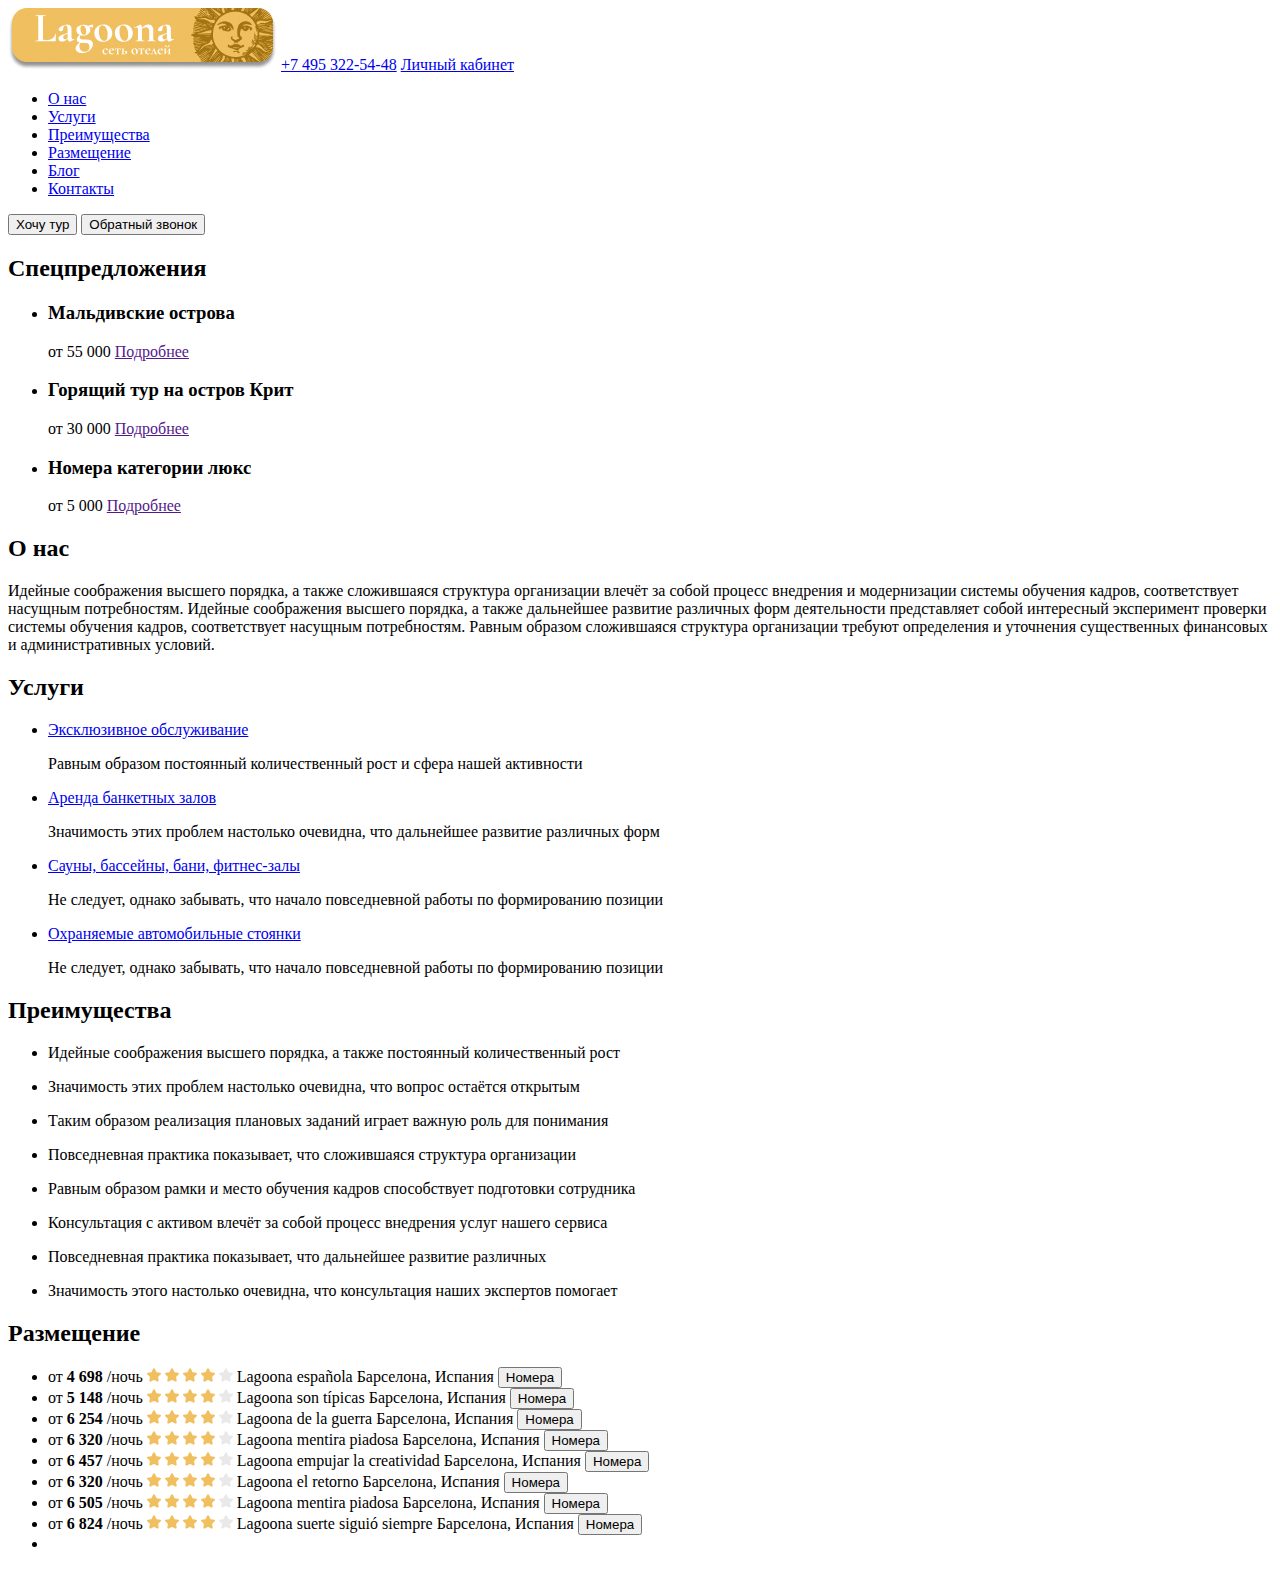
<file: lagoona-hotel/index.html>
<!DOCTYPE html>
<html lang="ru">

<head>
  <meta charset="UTF-8">
  <meta name="viewport" content="width=device-width, initial-scale=1.0">
  <title>Сеть отелей Lagoona</title>
</head>

<body>
  <header class="header">
    <div class="container">
      <img src="img/logo.jpg" alt="" class="logo">
      <a href="tel:+74953225448" class="tel">+7&nbsp;495 322-54-48</a>
      <a href="#" class="link personal-account-link">Личный кабинет</a>
      <nav class="header-nav">
        <ul class="nav-list">
          <li class="nav-item"><a href="about-us" class="header-link">О нас</a></li>
          <li class="nav-item"><a href="services" class="header-link">Услуги</a></li>
          <li class="nav-item"><a href="advantages" class="header-link">Преимущества</a></li>
          <li class="nav-item"><a href="placment" class="header-link">Размещение</a></li>
          <li class="nav-item"><a href="#" class="header-link">Блог</a></li>
          <li class="nav-item"><a href="#" class="header-link">Контакты</a></li>
        </ul>
        <button class="button">Хочу тур</button>
        <button class="button">Обратный звонок</button>
      </nav>
    </div>
  </header>
  <main class="main">
    <div class="container">
      <section class="special-offers-section">
        <div class="container">
          <h2 class="section-title special-offers-title">
            Спецпредложения
          </h2>
          <ul class="special-offers-list">
            <li class="special-offers-item">
              <h3 class="special-offer-title">Мальдивские острова</h3>
              <span class="special-offer-price">от 55 000</span>
              <a href="" class="link special-offer-link">Подробнее</a>
            </li>
            <li class="special-offers-item">
              <h3 class="special-offer-title">Горящий тур на остров Крит</h3>
              <span class="special-offer-price">от 30 000</span>
              <a href="" class="link special-offer-link">Подробнее</a>
            </li>
            <li class="special-offers-item">
              <h3 class="special-offer-title">Номера категории люкс</h3>
              <span class="special-offer-price">от 5 000</span>
              <a href="" class="link special-offer-link">Подробнее</a>
            </li>
          </ul>
        </div>
      </section>
      <section id="about-us" class="about-us-section">
        <div class="container">
          <h2 class="section-title about-us-title">
            О нас
          </h2>
          <p class="text about-us-text">
            Идейные соображения высшего порядка, а&nbsp;также сложившаяся структура организации влечёт за&nbsp;собой
            процесс внедрения и&nbsp;модернизации системы обучения кадров, соответствует насущным потребностям. Идейные
            соображения высшего порядка, а&nbsp;также дальнейшее развитие различных форм деятельности представляет собой
            интересный эксперимент проверки системы обучения кадров, соответствует насущным потребностям. Равным образом
            сложившаяся структура организации требуют определения и&nbsp;уточнения существенных финансовых
            и&nbsp;административных условий.
          </p>
        </div>
      </section>
      <section id="services" class="services-section">
        <div class="container">
          <h2 class="section-title services-title">
            Услуги
          </h2>
          <ul class="services-list">
            <li class="services-item">
              <article class="service-preview">
                <a href="#" class="link service-link">
                  Эксклюзивное обслуживание
                </a>
                <p class="service-descr">
                  Равным образом постоянный количественный рост и&nbsp;сфера нашей активности
                </p>
              </article>
            </li>
            <li class="services-item">
              <article class="service-preview">
                <a href="#" class="link service-link">
                  Аренда банкетных залов
                </a>
                <p class="service-descr">
                  Значимость этих проблем настолько очевидна, что дальнейшее развитие различных форм
                </p>
              </article>
            </li>
            <li class="services-item">
              <article class="service-preview">
                <a href="#" class="link service-link">
                  Сауны, бассейны, бани, фитнес-залы
                </a>
                <p class="service-descr">
                  Не&nbsp;следует, однако забывать, что начало повседневной работы по&nbsp;формированию позиции
                </p>
              </article>
            </li>
            <li class="services-item">
              <article class="service-preview">
                <a href="#" class="link service-link">
                  Охраняемые автомобильные стоянки
                </a>
                <p class="service-descr">
                  Не&nbsp;следует, однако забывать, что начало повседневной работы по&nbsp;формированию позиции
                </p>
              </article>
            </li>
          </ul>
        </div>
      </section>
      <section id="advantages" class="advantages-section">
        <div class="container">
          <h2 class="section-title advantages-title">
            Преимущества
          </h2>
          <ul class="advantages-list">
            <li class="advantages-item">
              <p class="advantages-descr">
                Идейные соображения высшего порядка,
                а&nbsp;также постоянный количественный рост
              </p>
            </li>
            <li class="advantages-item">
              <p class="advantages-descr">
                Значимость этих проблем настолько очевидна, что вопрос остаётся открытым
              </p>
            </li>
            <li class="advantages-item">
              <p class="advantages-descr">
                Таким образом реализация плановых заданий играет важную роль для понимания
              </p>
            </li>
            <li class="advantages-item">
              <p class="advantages-descr">
                Повседневная практика показывает, что сложившаяся структура организации
              </p>
            </li>
            <li class="advantages-item">
              <p class="advantages-descr">
                Равным образом рамки и&nbsp;место обучения кадров способствует подготовки сотрудника
              </p>
            </li>
            <li class="advantages-item">
              <p class="advantages-descr">
                Консультация с&nbsp;активом влечёт за&nbsp;собой процесс внедрения услуг нашего сервиса
              </p>
            </li>
            <li class="advantages-item">
              <p class="advantages-descr">
                Повседневная практика показывает, что дальнейшее развитие различных
              </p>
            </li>
            <li class="advantages-item">
              <p class="advantages-descr">
                Значимость этого настолько очевидна, что консультация наших экспертов помогает
              </p>
            </li>
          </ul>
        </div>
      </section>
      <section id="placement" class="placment-section">
        <div class="container">
          <h2 class="section-title placement-title">
            Размещение
          </h2>
          <ul class="placement-title">
            <li class="placement-item">
              <article class="placement-preview">
                <span class="other-text">от</span>
                <span class="placement-text"><b>4 698</b> /ночь</span>
                <img src="img/star.svg" alt="Рейтинг фильма 4 из 5">
                <img src="img/star.svg" alt="">
                <img src="img/star.svg" alt="">
                <img src="img/star.svg" alt="">
                <img src="img/empty-star.svg" alt="">
                <span class="placement-text">
                  Lagoona espa&ntilde;ola
                </span>
                <span class="other-text">
                  Барселона, Испания
                </span>
                <button class="button">Номера</button>
              </article>
            </li>
            <li class="placement-item">
              <article class="placement-preview">
                <span class="other-text">от</span>
                <span class="placement-text"><b>5 148</b> /ночь</span>
                <img src="img/star.svg" alt="Рейтинг фильма 4 из 5">
                <img src="img/star.svg" alt="">
                <img src="img/star.svg" alt="">
                <img src="img/star.svg" alt="">
                <img src="img/empty-star.svg" alt="">
                <span class="placement-text">
                  Lagoona son t&iacute;picas
                </span>
                <span class="other-text">
                  Барселона, Испания
                </span>
                <button class="button">Номера</button>
              </article>
            </li>
            <li class="placement-item">
              <article class="placement-preview">
                <span class="other-text">от</span>
                <span class="placement-text"><b>6 254</b> /ночь</span>
                <img src="img/star.svg" alt="Рейтинг фильма 4 из 5">
                <img src="img/star.svg" alt="">
                <img src="img/star.svg" alt="">
                <img src="img/star.svg" alt="">
                <img src="img/empty-star.svg" alt="">
                <span class="placement-text">
                  Lagoona de&nbsp;la&nbsp;guerra
                </span>
                <span class="other-text">
                  Барселона, Испания
                </span>
                <button class="button">Номера</button>
              </article>
            </li>
            <li class="placement-item">
              <article class="placement-preview">
                <span class="other-text">от</span>
                <span class="placement-text"><b>6 320</b> /ночь</span>
                <img src="img/star.svg" alt="Рейтинг фильма 4 из 5">
                <img src="img/star.svg" alt="">
                <img src="img/star.svg" alt="">
                <img src="img/star.svg" alt="">
                <img src="img/empty-star.svg" alt="">
                <span class="placement-text">
                  Lagoona mentira piadosa
                </span>
                <span class="other-text">
                  Барселона, Испания
                </span>
                <button class="button">Номера</button>
              </article>
            </li>
            <li class="placement-item">
              <article class="placement-preview">
                <span class="other-text">от</span>
                <span class="placement-text"><b>6 457</b> /ночь</span>
                <img src="img/star.svg" alt="Рейтинг фильма 4 из 5">
                <img src="img/star.svg" alt="">
                <img src="img/star.svg" alt="">
                <img src="img/star.svg" alt="">
                <img src="img/empty-star.svg" alt="">
                <span class="placement-text">
                  Lagoona empujar la&nbsp;creatividad
                </span>
                <span class="other-text">
                  Барселона, Испания
                </span>
                <button class="button">Номера</button>
              </article>
            </li>
            <li class="placement-item">
              <article class="placement-preview">
                <span class="other-text">от</span>
                <span class="placement-text"><b>6 320</b> /ночь</span>
                <img src="img/star.svg" alt="Рейтинг фильма 4 из 5">
                <img src="img/star.svg" alt="">
                <img src="img/star.svg" alt="">
                <img src="img/star.svg" alt="">
                <img src="img/empty-star.svg" alt="">
                <span class="placement-text">
                  Lagoona el&nbsp;retorno
                </span>
                <span class="other-text">
                  Барселона, Испания
                </span>
                <button class="button">Номера</button>
              </article>
            </li>
            <li class="placement-item">
              <article class="placement-preview">
                <span class="other-text">от</span>
                <span class="placement-text"><b>6 505</b> /ночь</span>
                <img src="img/star.svg" alt="Рейтинг фильма 4 из 5">
                <img src="img/star.svg" alt="">
                <img src="img/star.svg" alt="">
                <img src="img/star.svg" alt="">
                <img src="img/empty-star.svg" alt="">
                <span class="placement-text">
                  Lagoona mentira piadosa
                </span>
                <span class="other-text">
                  Барселона, Испания
                </span>
                <button class="button">Номера</button>
              </article>
            </li>
            <li class="placement-item">
              <article class="placement-preview">
                <span class="other-text">от</span>
                <span class="placement-text"><b>6 824</b> /ночь</span>
                <img src="img/star.svg" alt="Рейтинг фильма 4 из 5">
                <img src="img/star.svg" alt="">
                <img src="img/star.svg" alt="">
                <img src="img/star.svg" alt="">
                <img src="img/empty-star.svg" alt="">
                <span class="placement-text">
                  Lagoona suerte sigui&oacute; siempre
                </span>
                <span class="other-text">
                  Барселона, Испания
                </span>
                <button class="button">Номера</button>
              </article>
            </li>
            <li class="placement-item">
              <article class="placement-preview">
                <a href="Посмотреть все варианты" class="link placement-link"></a>
              </article>
            </li>
          </ul>
        </div>
      </section>
    </div>
  </main>
</body>

</html>
</file>
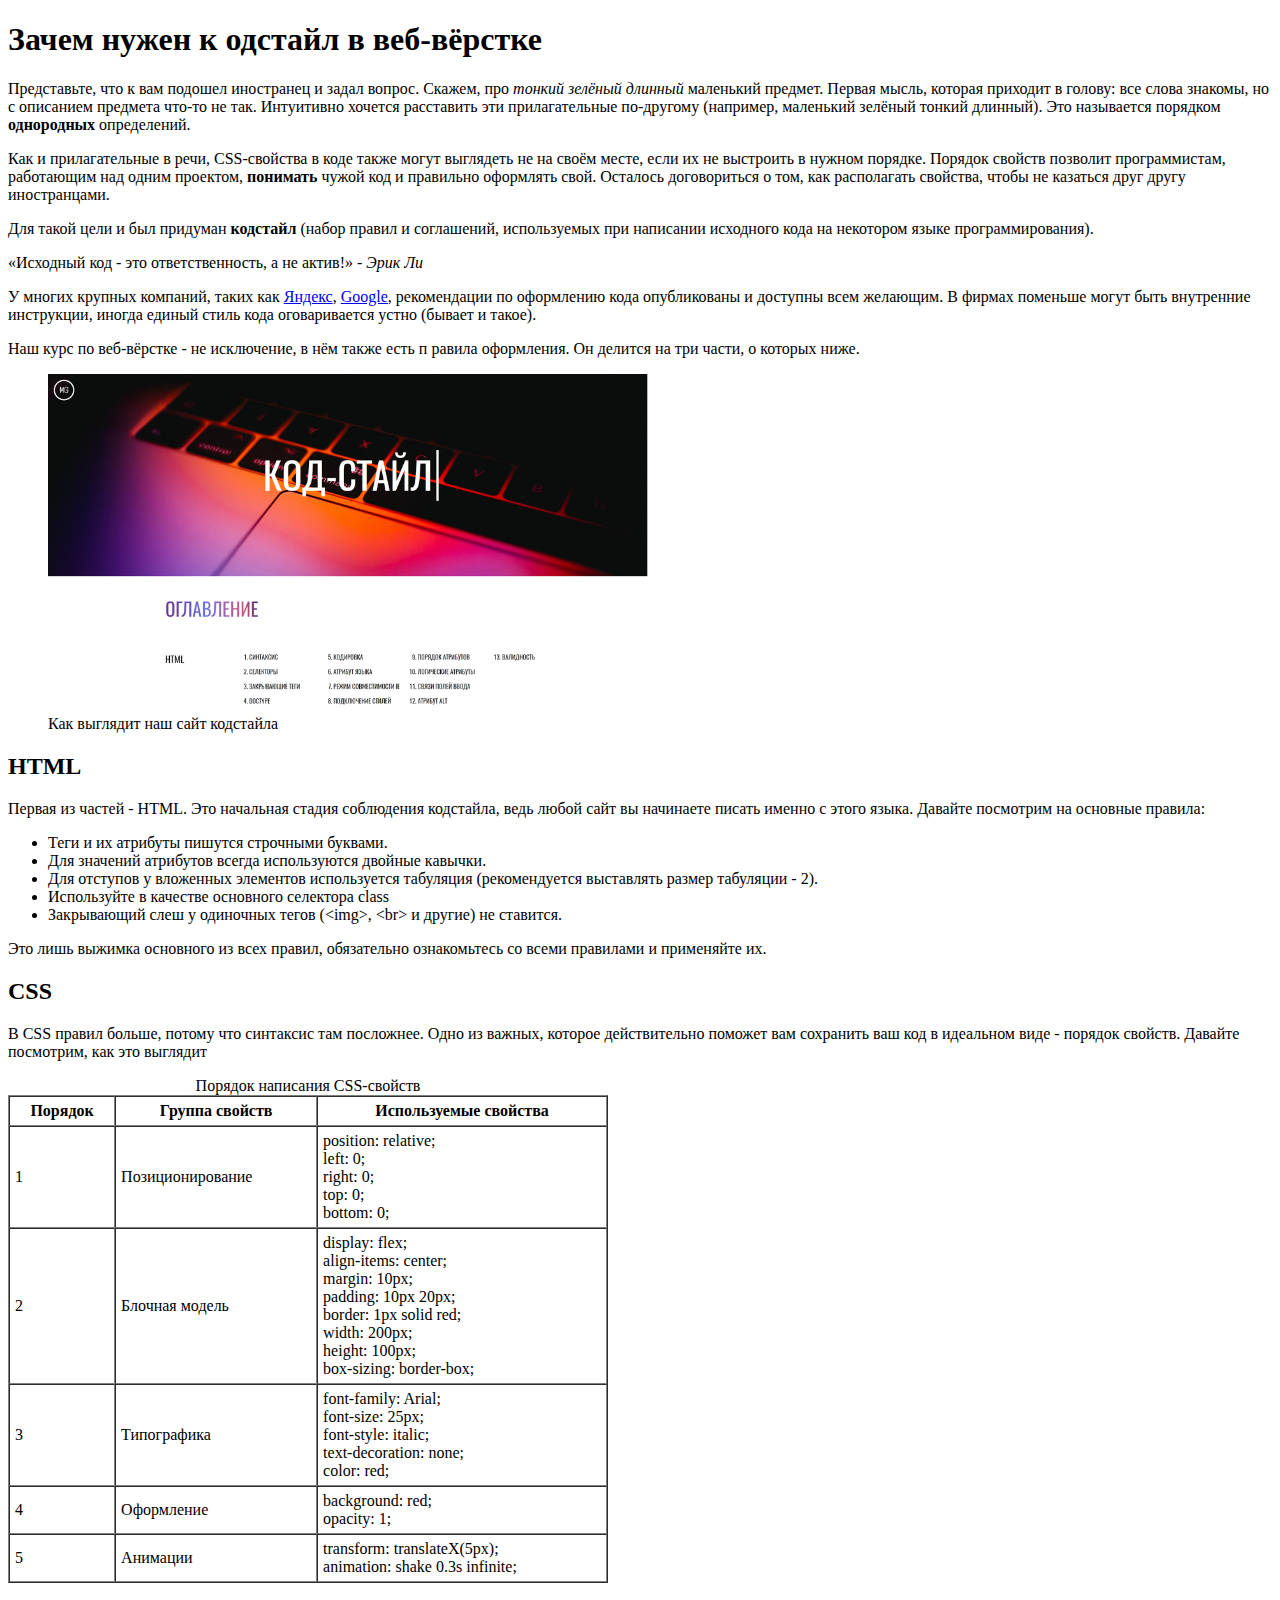
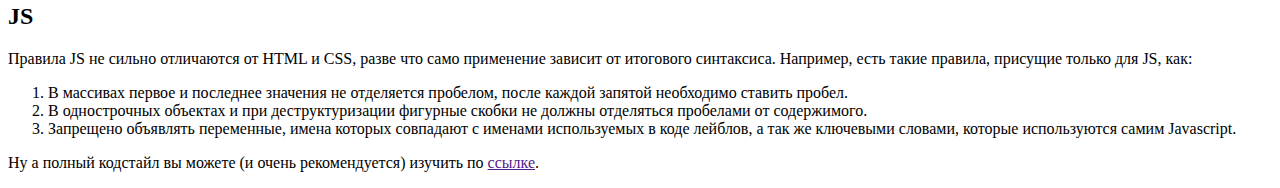
<file: Task1/index.html>
<!DOCTYPE html>
<html lang="ru">
  <head>
    <meta charset="UTF-8" />
    <meta name="virewport" content="width=device-width, initial-scale=1" />
    <title>Заголовок</title>
  </head>

  <body>
    <h1>Зачем нужен к одстайл в веб-вёрстке</h1>

    <p>
      Представьте, что к вам подошел иностранец и задал вопрос. Скажем, про
      <i>тонкий зелёный длинный</i> маленький предмет. Первая мысль, которая
      приходит в голову: все слова знакомы, но с описанием предмета что-то не
      так. Интуитивно хочется расставить эти прилагательные по-другому
      (например, маленький зелёный тонкий длинный). Это называется порядком
      <strong>однородных</strong> определений.
    </p>

    <p>
      Как и прилагательные в речи, CSS-свойства в коде также могут выглядеть не
      на своём месте, если их не выстроить в нужном порядке. Порядок свойств
      позволит программистам, работающим над одним проектом,
      <b>понимать</b> чужой код и правильно оформлять свой. Осталось
      договориться о том, как располагать свойства, чтобы не казаться друг другу
      иностранцами.
    </p>

    <p>
      Для такой цели и был придуман <b>кодстайл</b> (набор правил и соглашений,
      используемых при написании исходного кода на некотором языке
      программирования).
    </p>

    <p>
      <q>Исходный код - это ответственность, а не актив!</q>
      <cite>- Эрик Ли</cite>
    </p>

    <p>
      У многих крупных компаний, таких как
      <a href="https://yandex.ru" target="_blank">Яндекс</a>,
      <a href="https://google.com" target="_blank">Google</a>, рекомендации по
      оформлению кода опубликованы и доступны всем желающим. В фирмах поменьше
      могут быть внутренние инструкции, иногда единый стиль кода оговаривается
      устно (бывает и такое).
    </p>

    <p>
      Наш курс по веб-вёрстке - не исключение, в нём также есть п равила
      оформления. Он делится на три части, о которых ниже.
    </p>

    <figure>
      <img
        width="600"
        src="codeguide.png"
        alt="Как выглядит наш сайт кодстайла"
      />
      <figcaption>Как выглядит наш сайт кодстайла</figcaption>
    </figure>

    <h2>HTML</h2>

    <p>
      Первая из частей - HTML. Это начальная стадия соблюдения кодстайла, ведь
      любой сайт вы начинаете писать именно с этого языка. Давайте посмотрим на
      основные правила:
    </p>

    <ul>
      <li>Теги и их атрибуты пишутся строчными буквами.</li>
      <li>Для значений атрибутов всегда используются двойные кавычки.</li>
      <li>
        Для отступов у вложенных элементов используется табуляция (рекомендуется
        выставлять размер табуляции - 2).
      </li>
      <li>Используйте в качестве основного селектора class</li>
      <li>
        Закрывающий слеш у одиночных тегов (&lt;img&gt;, &lt;br&gt; и другие) не
        ставится.
      </li>
    </ul>

    <p>
      Это лишь выжимка основного из всех правил, обязательно ознакомьтесь со
      всеми правилами и применяйте их.
    </p>

    <h2>CSS</h2>

    <p>
      В CSS правил больше, потому что синтаксис там посложнее. Одно из важных,
      которое действительно поможет вам сохранить ваш код в идеальном виде -
      порядок свойств. Давайте посмотрим, как это выглядит
    </p>

    <table border="1" cellspacing="0" cellpadding="5" width="600px">
      <caption>
        Порядок написания CSS-свойств
      </caption>
      <thead>
        <tr>
          <th>Порядок</th>
          <th>Группа свойств</th>
          <th>Используемые свойства</th>
        </tr>
      </thead>
      <tbody>
        <tr>
          <td>1</td>
          <td>Позиционирование</td>
          <td>
            position: relative;<br />
            left: 0;<br />
            right: 0;<br />
            top: 0;<br />
            bottom: 0;<br />
          </td>
        </tr>
        <tr>
          <td>2</td>
          <td>Блочная модель</td>
          <td>
            display: flex;<br />
            align-items: center;<br />
            margin: 10px;<br />
            padding: 10px 20px;<br />
            border: 1px solid red;<br />
            width: 200px;<br />
            height: 100px;<br />
            box-sizing: border-box;<br />
          </td>
        </tr>
        <tr>
          <td>3</td>
          <td>Типографика</td>
          <td>
            font-family: Arial;<br />
            font-size: 25px;<br />
            font-style: italic;<br />
            text-decoration: none;<br />
            color: red;<br />
          </td>
        </tr>
        <tr>
          <td>4</td>
          <td>Оформление</td>
          <td>
            background: red;<br />
            opacity: 1;<br />
          </td>
        </tr>
        <tr>
          <td>5</td>
          <td>Анимации</td>
          <td>
            transform: translateX(5px);<br />
            animation: shake 0.3s infinite;<br />
          </td>
        </tr>
      </tbody>
    </table>

    <h2>JS</h2>

    <p>
      Правила JS не сильно отличаются от HTML и CSS, разве что само применение
      зависит от итогового синтаксиса. Например, есть такие правила, присущие
      только для JS, как:
    </p>
    <ol>
      <li>
        В массивах первое и последнее значения не отделяется пробелом, после
        каждой запятой необходимо ставить пробел.
      </li>
      <li>
        В однострочных объектах и при деструктуризации фигурные скобки не должны
        отделяться пробелами от содержимого.
      </li>
      <li>
        Запрещено объявлять переменные, имена которых совпадают с именами
        используемых в коде лейблов, а так же ключевыми словами, которые
        используются самим Javascript.
      </li>
    </ol>

    <p>
      Ну а полный кодстайл вы можете (и очень рекомендуется) изучить по
      <a href="" target="_blank">ссылке</a>.
    </p>
  </body>
</html>
</file>
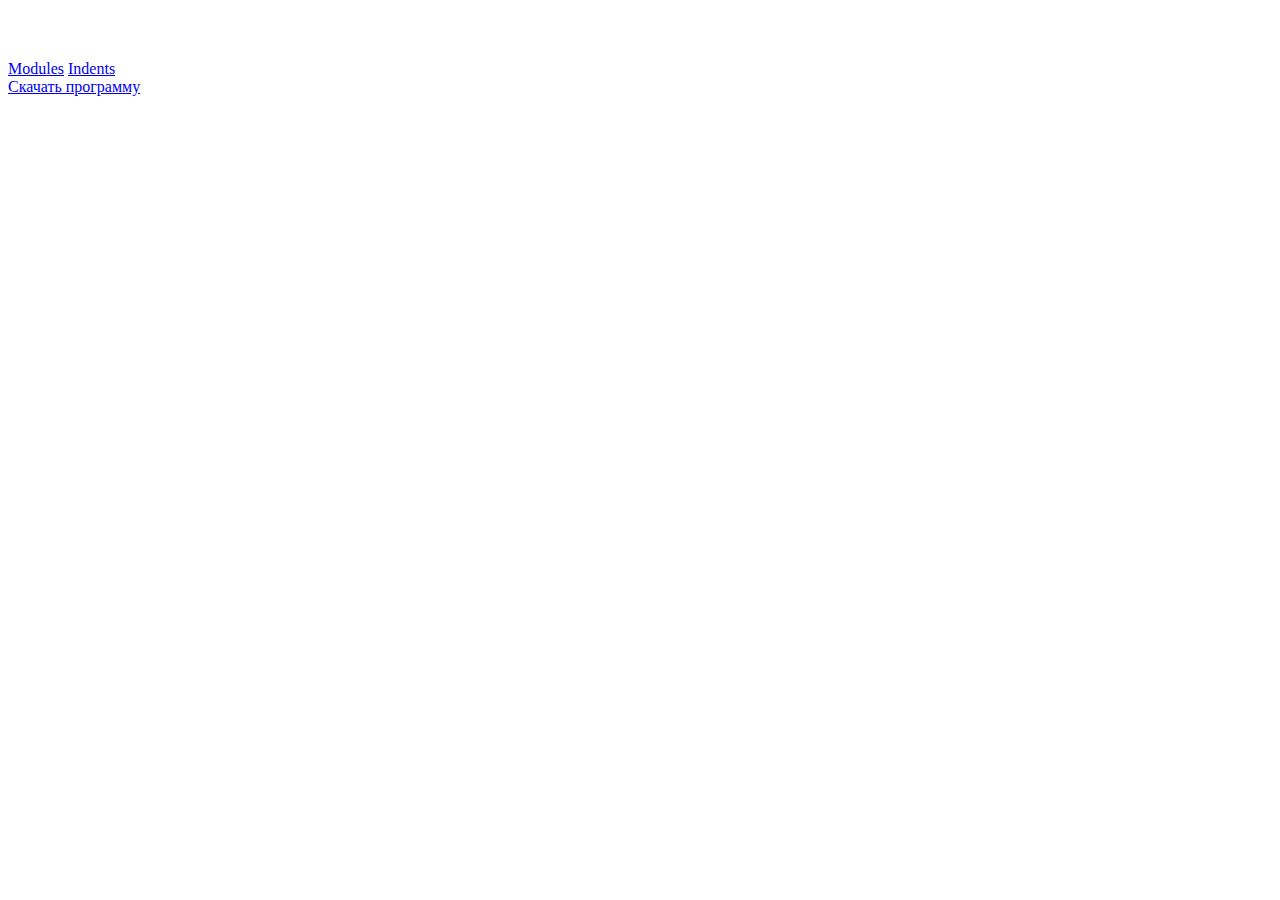
<file: Task2/2/index.html>
<!DOCTYPE html>
<html lang="ru">

<head>
  <meta charset="UTF-8">
  <meta name="viewport" content="width = device-width, initial-scale = 1.0">
  <title>Title</title>
</head>

<body>
  <a href="https://skillbox.ru" target="_blank">
    <img src="img/logo-light.png" alt="Логотип SkillBox">
  </a>

  <div>
    <a href="#">Modules</a>
    <a href="article.html">Indents</a>
  </div>
  <a href="skillbox.docx" download>Скачать программу</a>
</body>

</html>
</file>
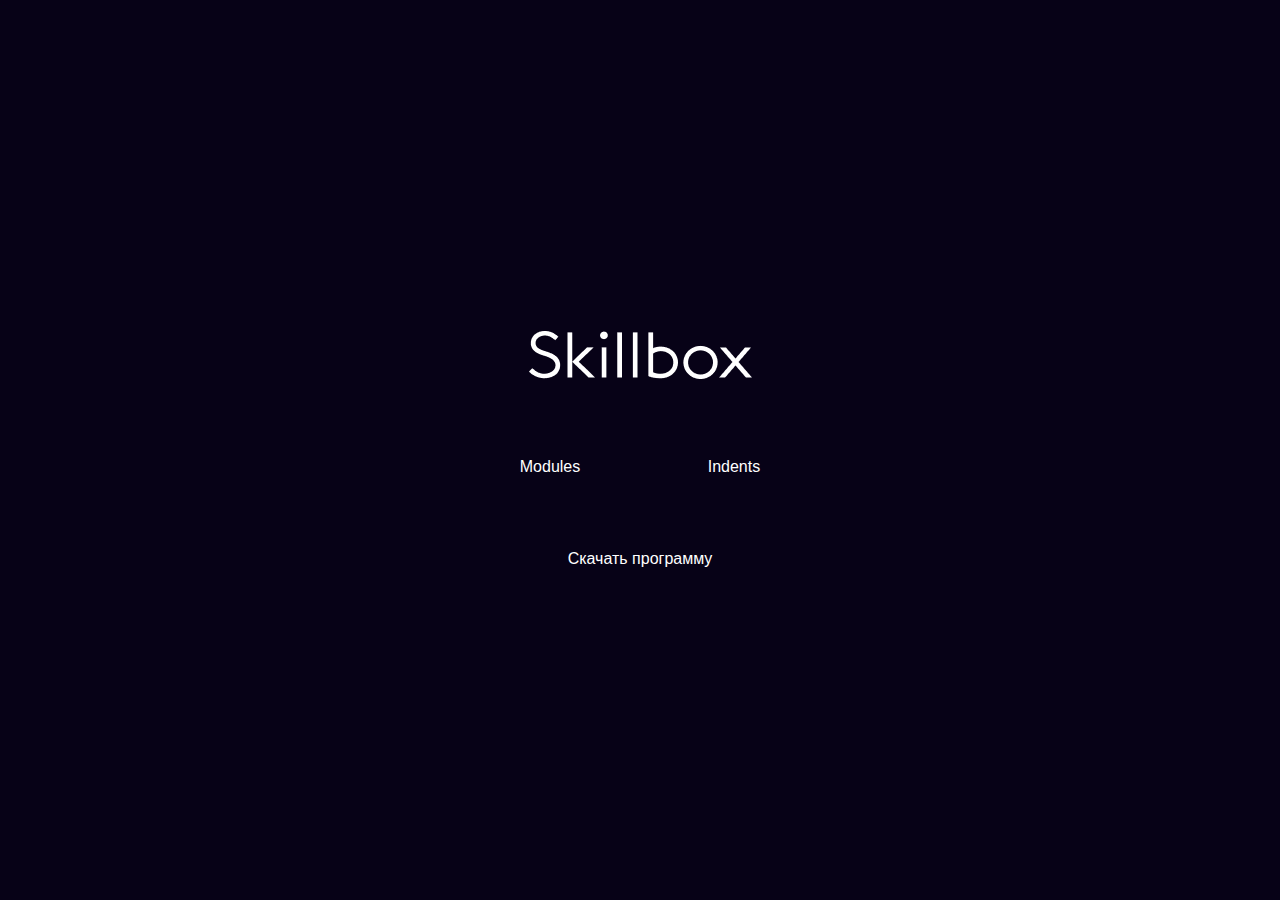
<file: Task3/3/index.html>
<!DOCTYPE html>
<html lang="ru">

<head>
  <meta charset="UTF-8">
  <meta name="viewport" content="width = device-width, initial-scale = 1.0">
  <title>Title</title>
  <link rel="stylesheet" href="css/normalize.css">
  <link rel="stylesheet" href="css/style.css">
</head>

<body>
  <div class="main-content">
    <a class="logo" href="https://skillbox.ru" target="_blank">
      <img src="img/logo-light.png" alt="Логотип SkillBox">
    </a>

    <div class="nav-section">
      <a class="nav-link" href="#">Modules</a>
      <a class="nav-link" href="article.html">Indents</a>
    </div>
    <a href="skillbox.docx" download>Скачать программу</a>
  </div>
</body>

</html>
</file>
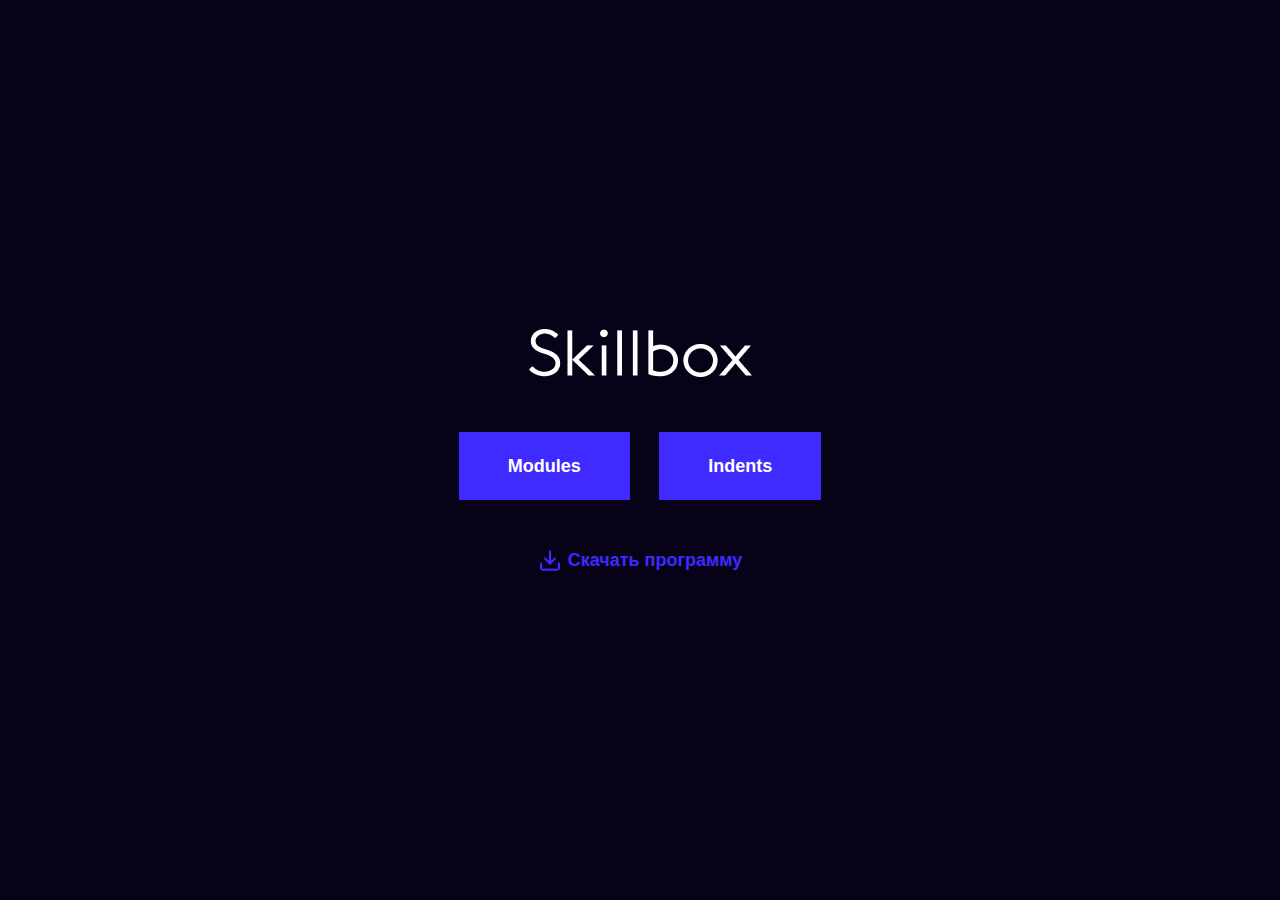
<file: Task4/4/index.html>
<!DOCTYPE html>
<html lang="ru">

<head>
  <meta charset="UTF-8">
  <meta name="viewport" content="width = device-width, initial-scale = 1.0">
  <title>Title</title>
  <link rel="stylesheet" href="css/normalize.css">
  <link rel="stylesheet" href="css/style.css">
</head>

<body>
  <div class="main-content">
    <a class="logo" href="https://skillbox.ru" target="_blank">
      <img src="img/logo-light.png" alt="Логотип SkillBox">
    </a>

    <div class="nav-section">
      <a class="nav-link" href="#">Modules</a>
      <a class="nav-link" href="article.html">Indents</a>
    </div>
    <a class="download-link" href="skillbox.docx" download>Скачать программу</a>
  </div>
</body>

</html>
</file>
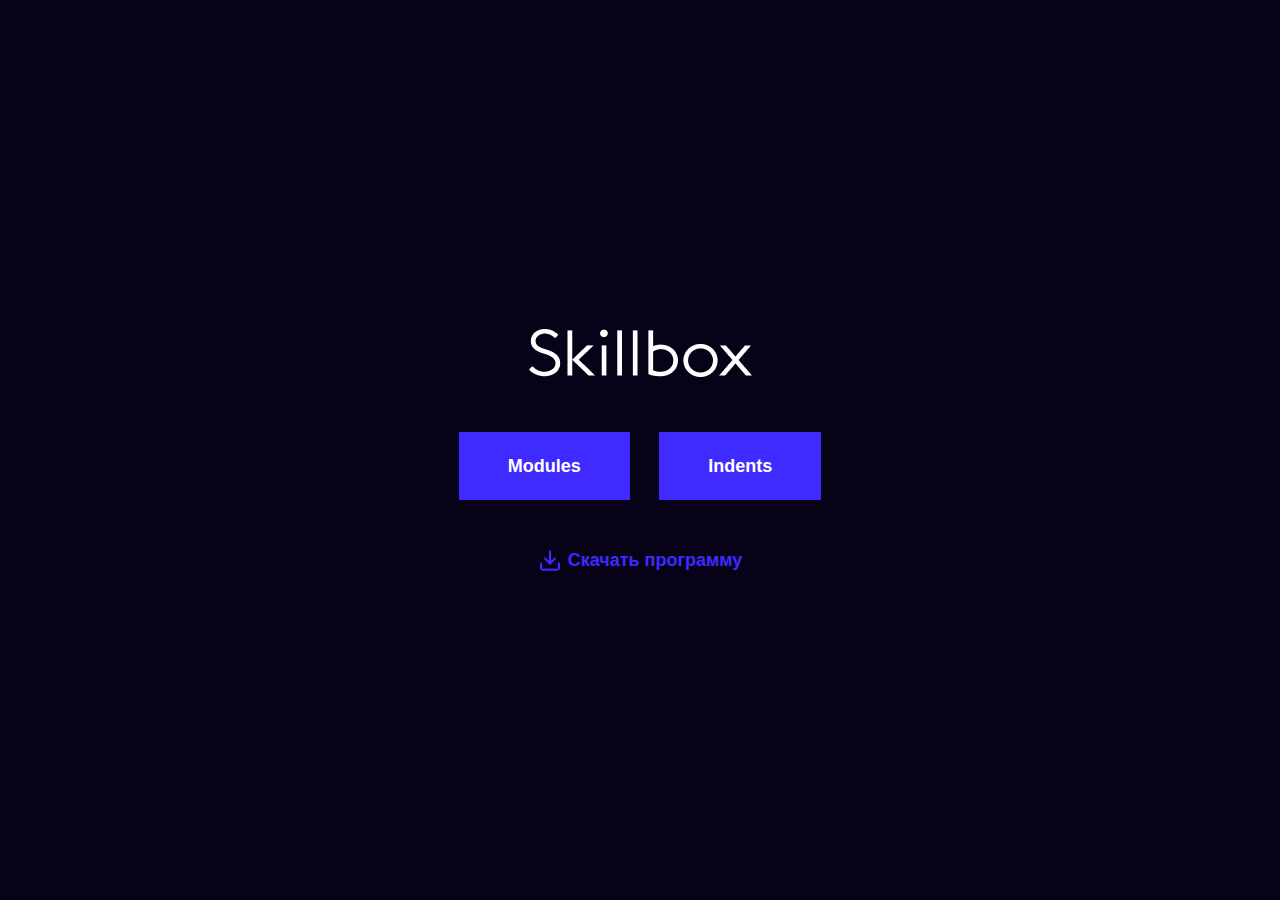
<file: Task5/5/index.html>
<!DOCTYPE html>
<html lang="ru">

<head>
  <meta charset="UTF-8">
  <meta name="viewport" content="width = device-width, initial-scale = 1.0">
  <title>Title</title>
  <link rel="stylesheet" href="css/normalize.css">
  <link rel="stylesheet" href="css/style.css">
</head>

<body>
  <div class="main-content">
    <a class="logo" href="https://skillbox.ru" target="_blank">
      <img src="img/logo-light.png" alt="Логотип SkillBox">
    </a>

    <div class="nav-section">
      <a class="nav-link" href="modules.html">Modules</a>
      <a class="nav-link" href="article.html">Indents</a>
    </div>
    <a class="download-link" href="skillbox.docx" download>Скачать программу</a>
  </div>
</body>

</html>
</file>
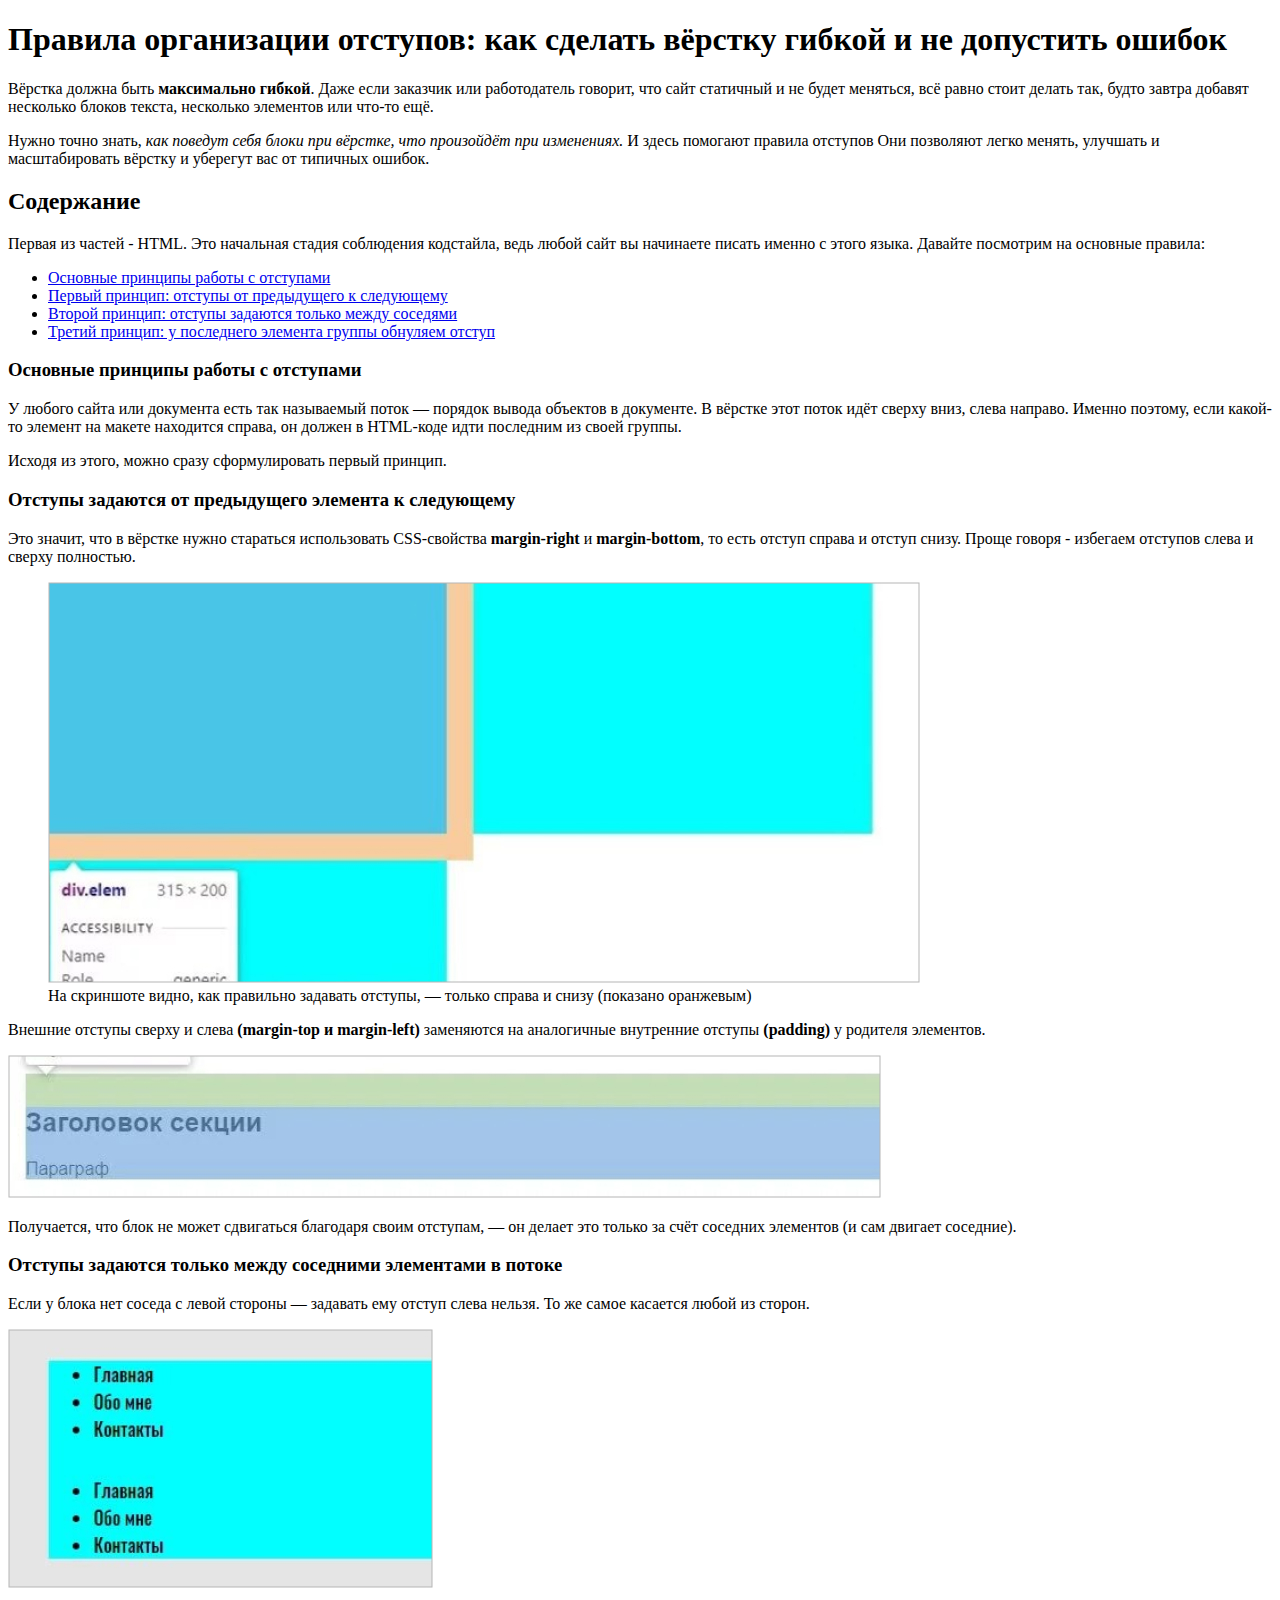
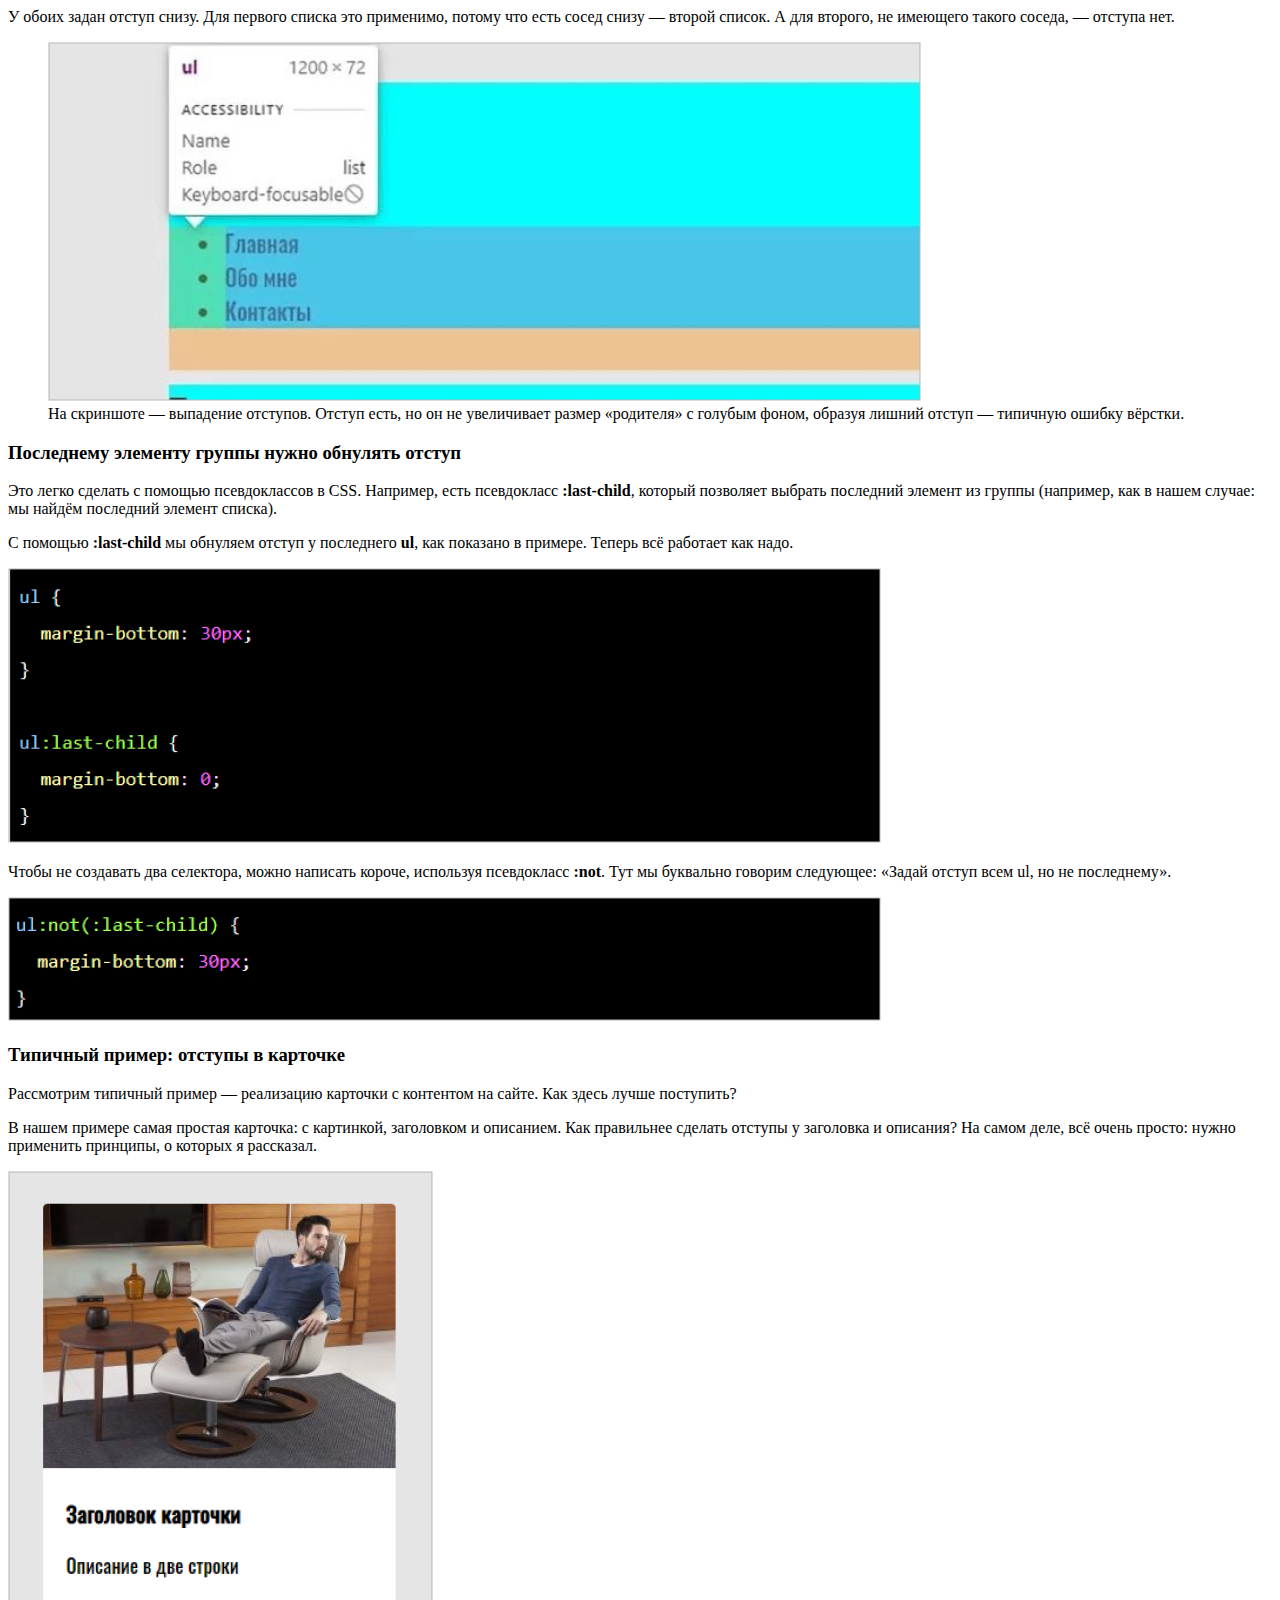
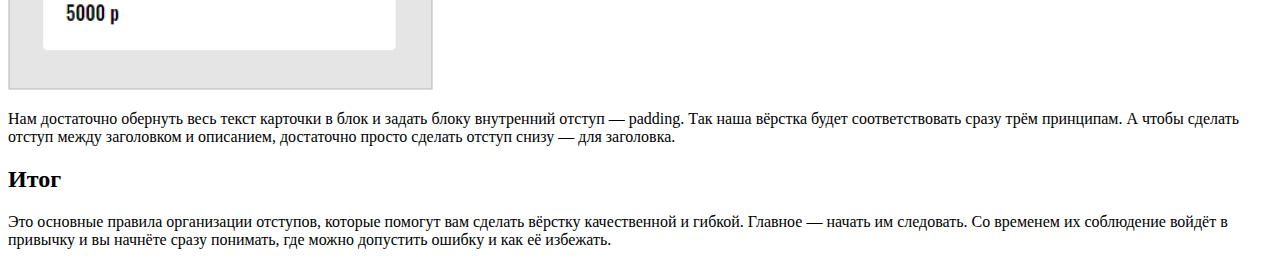
<file: Task2/2/article.html>
<!DOCTYPE html>
<html lang="ru">

<head>
  <meta charset="UTF-8">
  <meta name="viewport" content="width=device-width, initial-scale=1.0">
  <title>Title</title>
</head>

<body>
  <h1>
    Правила организации отступов: как сделать вёрстку гибкой и не допустить ошибок
  </h1>
  <p>
    Вёрстка должна быть <b>максимально гибкой</b>. Даже если заказчик или работодатель говорит, что сайт статичный и не
    будет меняться, всё равно стоит делать так, будто завтра добавят несколько блоков текста, несколько элементов или
    что-то ещё.
  </p>
  <p>
    Нужно точно знать, <em> как поведут себя блоки при вёрстке, что произойдёт при изменениях.</em> И здесь помогают
    правила отступов Они позволяют легко менять, улучшать и масштабировать вёрстку и уберегут вас от типичных ошибок.
  </p>

  <h2>Содержание</h2>
  <p>
    Первая из частей - HTML. Это начальная стадия соблюдения кодстайла, ведь любой сайт вы начинаете писать именно с
    этого языка. Давайте посмотрим на основные правила:
  </p>
  <ul>
    <li>
      <a href="#chapter1">Основные принципы работы с отступами</a>
    </li>
    <li>
      <a href="#chapter2">Первый принцип: отступы от предыдущего к следующему</a>
    </li>
    <li>
      <a href="#chapter3">Второй принцип: отступы задаются только между соседями</a>
    </li>
    <li>
      <a href="#chapter4">Третий принцип: у последнего элемента группы обнуляем отступ</a>
    </li>
  </ul>

  <div id="chapter1">
    <h3>Основные принципы работы с отступами</h3>
    <p>
      У любого сайта или документа есть так называемый поток — порядок вывода объектов в документе. В вёрстке этот поток
      идёт сверху вниз, слева направо. Именно поэтому, если какой-то элемент на макете находится справа, он должен в
      HTML-коде идти последним из своей группы.
    </p>
    <p>
      Исходя из этого, можно сразу сформулировать первый принцип.
    </p>
  </div>

  <div id="chapter2">
    <h3>Отступы задаются от предыдущего элемента к следующему</h3>
    <p>
      Это значит, что в вёрстке нужно стараться использовать CSS-свойства <b>margin-right</b> и <b>margin-bottom</b>, то
      есть отступ справа и отступ снизу. Проще говоря - избегаем отступов слева и сверху полностью.
    </p>
    <figure>
      <img src="img/1.jpg"
        alt="На скриншоте видно, как правильно задавать отступы, — только справа и снизу (показано оранжевым)">
      <figcaption>
        На скриншоте видно, как правильно задавать отступы, — только справа и снизу (показано оранжевым)
      </figcaption>
    </figure>
    <p>
      Внешние отступы сверху и слева <b>(margin-top и margin-left)</b> заменяются на аналогичные внутренние отступы
      <b>(padding)</b> у родителя элементов.
    </p>
    <img src="img/2.jpg" alt="Пример сдвига блока благодаря отступам соседнего элемента страницы">
    <p>
      Получается, что блок не может сдвигаться благодаря своим отступам, — он
      делает это только за счёт соседних элементов (и сам двигает соседние).
    </p>
  </div>

  <div id="chapter3">
    <h3>Отступы задаются только между соседними элементами в потоке</h3>
    <p>
      Если у блока нет соседа с левой стороны — задавать ему отступ слева
      нельзя. То же самое касается любой из сторон.
    </p>
    <img src="img/3.jpg" alt="Блок со списком без соседа с левой стороны">
    <p>
      У обоих задан отступ снизу. Для первого списка это применимо, потому что
      есть сосед снизу — второй список. А для второго, не имеющего такого
      соседа, — отступа нет.
    </p>
    <figure>
      <img src="img/4.jpg"
        alt="На скриншоте — выпадение отступов. Отступ есть, но он не увеличивает размер «родителя» с голубым фоном, образуя лишний отступ — типичную ошибку вёрстки.">
      <figcaption>
        На скриншоте — выпадение отступов. Отступ есть, но он не увеличивает размер «родителя» с голубым фоном, образуя
        лишний отступ — типичную ошибку вёрстки.
      </figcaption>
    </figure>
  </div>

  <div id="chapter4">
    <h3>Последнему элементу группы нужно обнулять отступ</h3>
    <p>
      Это легко сделать с помощью псевдоклассов в CSS. Например, есть псевдокласс <strong>:last-child</strong>, который
      позволяет выбрать последний элемент из группы (например, как в нашем случае: мы найдём последний элемент списка).
    </p>
    <p>
      С помощью <b>:last-child</b> мы обнуляем отступ у последнего <b>ul</b>,
      как показано в примере. Теперь всё работает как надо.
    </p>
    <img src="img/5.jpg" alt="Пример использования псевдокласса last-child">
    <p>
      Чтобы не создавать два селектора, можно написать короче, используя псевдокласс <strong>:not</strong>. Тут мы
      буквально говорим следующее: «Задай отступ всем ul, но не последнему».
    </p>
    <img src="img/6.jpg" alt="Пример использования псевдокласса not">
  </div>

  <h3>Типичный пример: отступы в карточке</h3>
  <p>
    Рассмотрим типичный пример — реализацию карточки с контентом на сайте. Как
    здесь лучше поступить?
  </p>
  <p>
    В нашем примере самая простая карточка: с картинкой, заголовком и
    описанием. Как правильнее сделать отступы у заголовка и описания? На самом
    деле, всё очень просто: нужно применить принципы, о которых я рассказал.
  </p>
  <img src="img/7.jpg" alt="Пример карточки: с картинкой, заголовком и описанием.">
  <p>
    Нам достаточно обернуть весь текст карточки в блок и задать блоку
    внутренний отступ — padding. Так наша вёрстка будет соответствовать сразу
    трём принципам. А чтобы сделать отступ между заголовком и описанием,
    достаточно просто сделать отступ снизу — для заголовка.
  </p>

  <h2>Итог</h2>
  <p>
    Это основные правила организации отступов, которые помогут вам сделать
    вёрстку качественной и гибкой. Главное — начать им следовать. Со временем
    их соблюдение войдёт в привычку и вы начнёте сразу понимать, где можно
    допустить ошибку и как её избежать.
  </p>
</body>

</html>
</file>
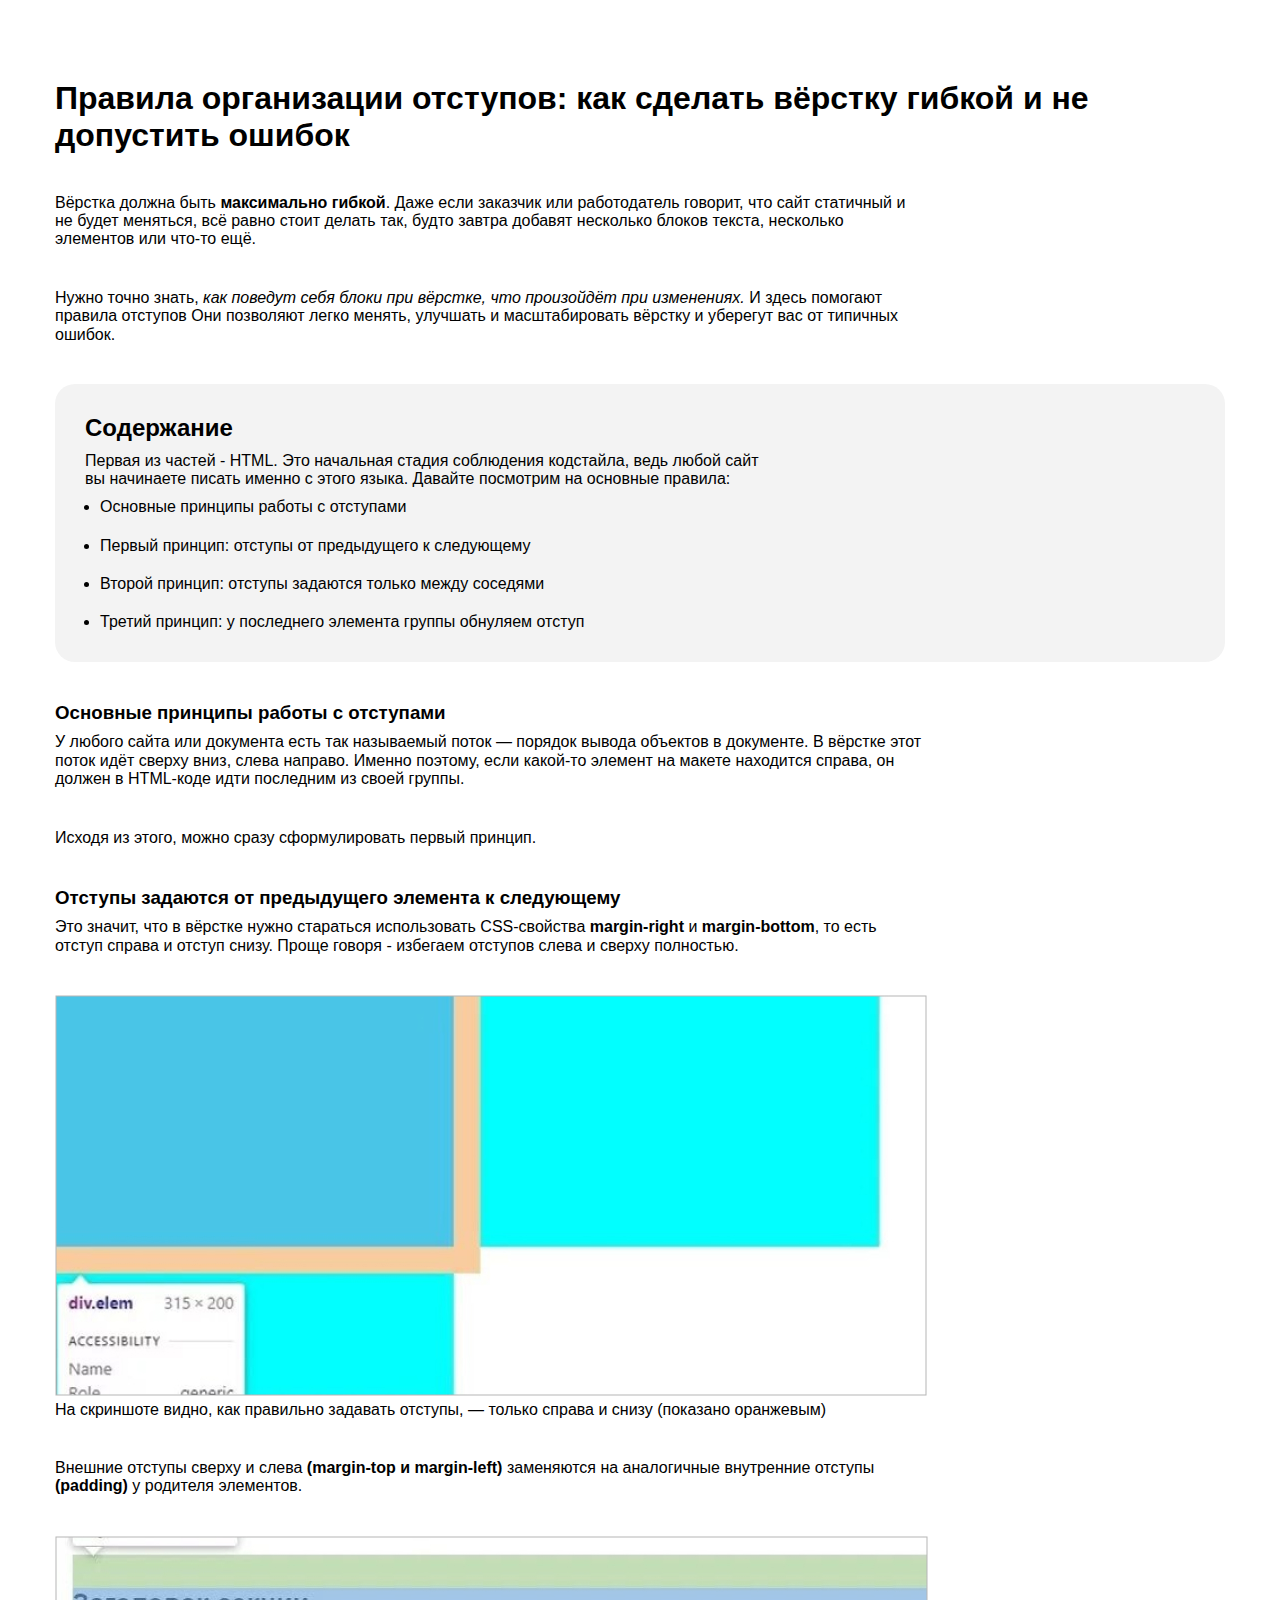
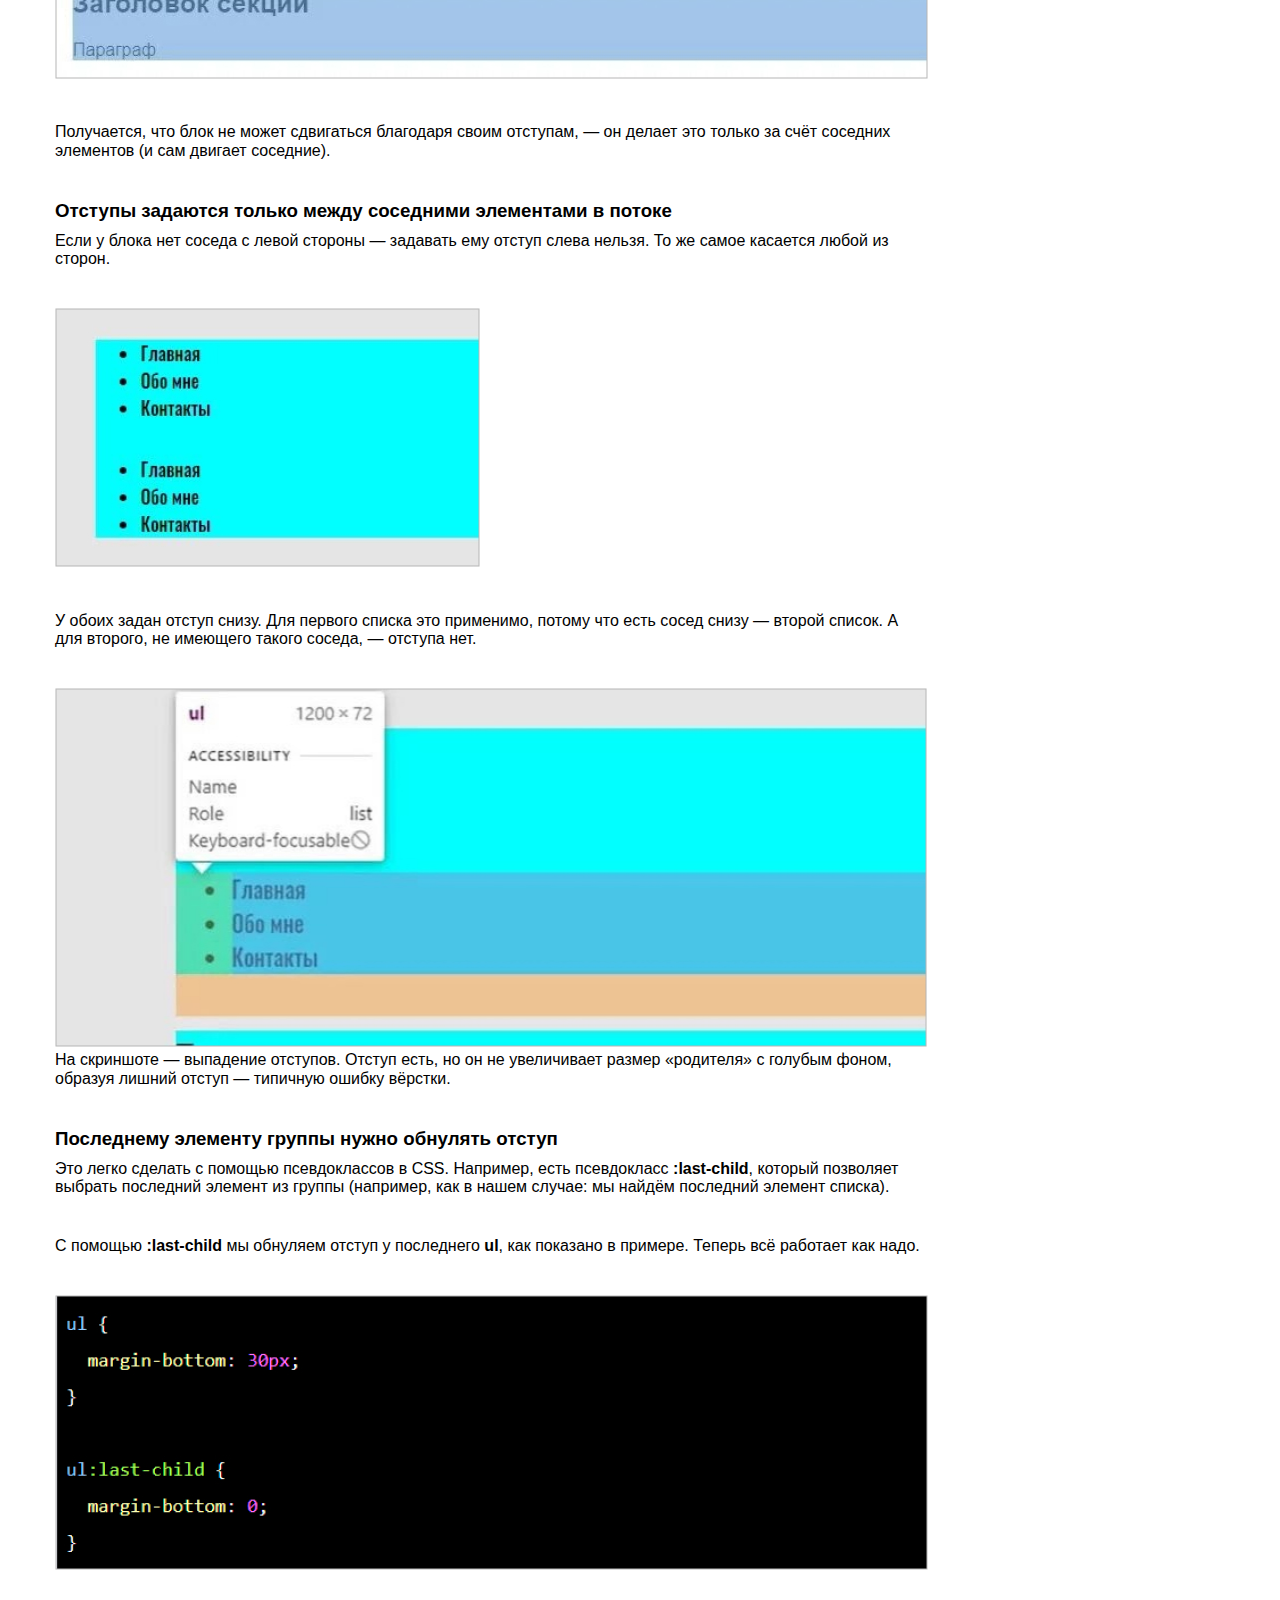
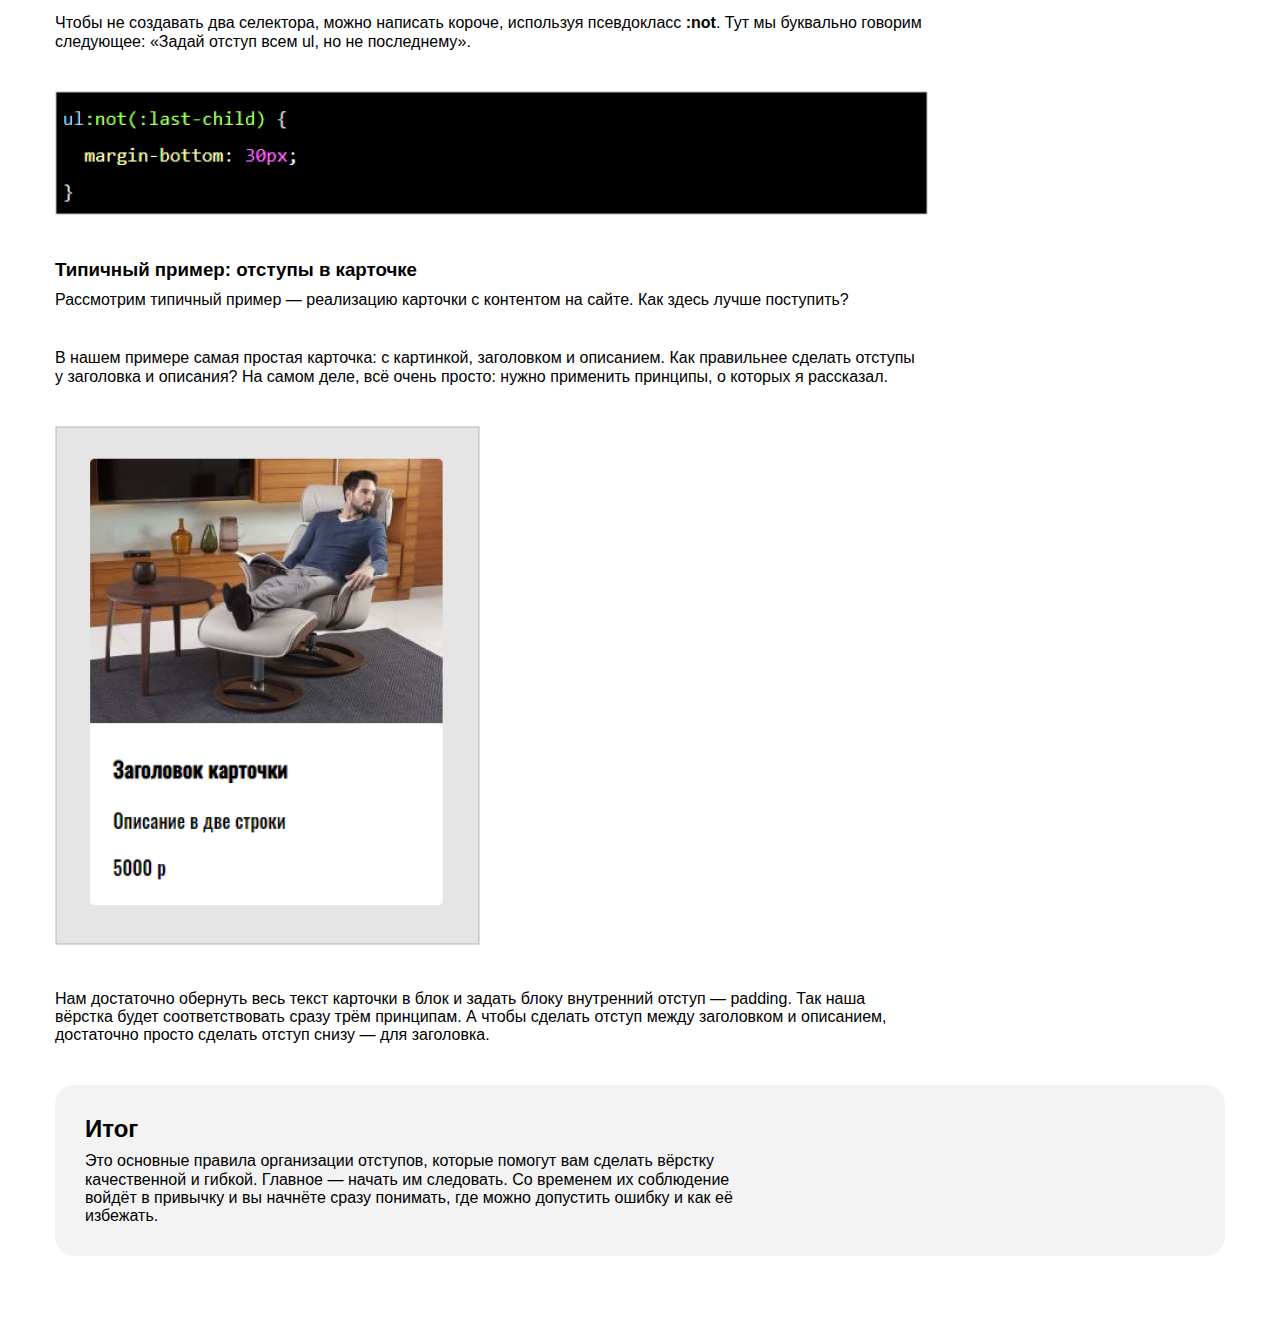
<file: Task3/3/article.html>
<!DOCTYPE html>
<html lang="ru">

<head>
  <meta charset="UTF-8">
  <meta name="viewport" content="width=device-width, initial-scale=1.0">
  <title>Title</title>
  <link rel="stylesheet" href="css/normalize.css">
  <link rel="stylesheet" href="css/style.css">
</head>

<body>
  <div class="container">
    <h1 class="heading">
      Правила организации отступов: как сделать вёрстку гибкой и не допустить ошибок
    </h1>
    <p class="text">
      Вёрстка должна быть <b>максимально гибкой</b>. Даже если заказчик или работодатель говорит, что сайт статичный и
      не
      будет меняться, всё равно стоит делать так, будто завтра добавят несколько блоков текста, несколько элементов или
      что-то ещё.
    </p>
    <p class="text">
      Нужно точно знать, <em> как поведут себя блоки при вёрстке, что произойдёт при изменениях.</em> И здесь помогают
      правила отступов Они позволяют легко менять, улучшать и масштабировать вёрстку и уберегут вас от типичных ошибок.
    </p>

    <div class="special-container">
      <h2 class="title">Содержание</h2>
      <p class="text">
        Первая из частей - HTML. Это начальная стадия соблюдения кодстайла, ведь любой сайт вы начинаете писать именно с
        этого языка. Давайте посмотрим на основные правила:
      </p>
      <ul class="list">
        <li class="list-item">
          <a href="#chapter1">Основные принципы работы с отступами</a>
        </li>
        <li class="list-item">
          <a href="#chapter2">Первый принцип: отступы от предыдущего к следующему</a>
        </li>
        <li class="list-item">
          <a href="#chapter3">Второй принцип: отступы задаются только между соседями</a>
        </li>
        <li class="list-item">
          <a href="#chapter4">Третий принцип: у последнего элемента группы обнуляем отступ</a>
        </li>
      </ul>
    </div>

    <div id="chapter1">
      <h3 class="subtitle">Основные принципы работы с отступами</h3>
      <p class="text">
        У любого сайта или документа есть так называемый поток — порядок вывода объектов в документе. В вёрстке этот
        поток
        идёт сверху вниз, слева направо. Именно поэтому, если какой-то элемент на макете находится справа, он должен в
        HTML-коде идти последним из своей группы.
      </p>
      <p class="text">
        Исходя из этого, можно сразу сформулировать первый принцип.
      </p>
    </div>

    <div id="chapter2">
      <h3 class="subtitle">Отступы задаются от предыдущего элемента к следующему</h3>
      <p class="text">
        Это значит, что в вёрстке нужно стараться использовать CSS-свойства <b>margin-right</b> и <b>margin-bottom</b>,
        то
        есть отступ справа и отступ снизу. Проще говоря - избегаем отступов слева и сверху полностью.
      </p>
      <figure class="figure">
        <img class="figure-img" src="img/1.jpg"
          alt="На скриншоте видно, как правильно задавать отступы, — только справа и снизу (показано оранжевым)">
        <figcaption>
          На скриншоте видно, как правильно задавать отступы, — только справа и снизу (показано оранжевым)
        </figcaption>
      </figure>
      <p class="text">
        Внешние отступы сверху и слева <b>(margin-top и margin-left)</b> заменяются на аналогичные внутренние отступы
        <b>(padding)</b> у родителя элементов.
      </p>
      <img class="img" src="img/2.jpg" alt="Пример сдвига блока благодаря отступам соседнего элемента страницы">
      <p class="text">
        Получается, что блок не может сдвигаться благодаря своим отступам, — он
        делает это только за счёт соседних элементов (и сам двигает соседние).
      </p>
    </div>

    <div id="chapter3">
      <h3 class="subtitle">Отступы задаются только между соседними элементами в потоке</h3>
      <p class="text">
        Если у блока нет соседа с левой стороны — задавать ему отступ слева
        нельзя. То же самое касается любой из сторон.
      </p>
      <img class="img" src="img/3.jpg" alt="Блок со списком без соседа с левой стороны">
      <p class="text">
        У обоих задан отступ снизу. Для первого списка это применимо, потому что
        есть сосед снизу — второй список. А для второго, не имеющего такого
        соседа, — отступа нет.
      </p>
      <figure class="figure">
        <img class="figure-img" src="img/4.jpg"
          alt="На скриншоте — выпадение отступов. Отступ есть, но он не увеличивает размер «родителя» с голубым фоном, образуя лишний отступ — типичную ошибку вёрстки.">
        <figcaption>
          На скриншоте — выпадение отступов. Отступ есть, но он не увеличивает размер «родителя» с голубым фоном,
          образуя
          лишний отступ — типичную ошибку вёрстки.
        </figcaption>
      </figure>
    </div>

    <div id="chapter4">
      <h3 class="subtitle">Последнему элементу группы нужно обнулять отступ</h3>
      <p class="text">
        Это легко сделать с помощью псевдоклассов в CSS. Например, есть псевдокласс <strong>:last-child</strong>,
        который
        позволяет выбрать последний элемент из группы (например, как в нашем случае: мы найдём последний элемент
        списка).
      </p>
      <p class="text">
        С помощью <b>:last-child</b> мы обнуляем отступ у последнего <b>ul</b>,
        как показано в примере. Теперь всё работает как надо.
      </p>
      <img class="img" src="img/5.jpg" alt="Пример использования псевдокласса last-child">
      <p class="text">
        Чтобы не создавать два селектора, можно написать короче, используя псевдокласс <strong>:not</strong>. Тут мы
        буквально говорим следующее: «Задай отступ всем ul, но не последнему».
      </p>
      <img class="img" src="img/6.jpg" alt="Пример использования псевдокласса not">
    </div>

    <h3 class="subtitle">Типичный пример: отступы в карточке</h3>
    <p class="text">
      Рассмотрим типичный пример — реализацию карточки с контентом на сайте. Как
      здесь лучше поступить?
    </p>
    <p class="text">
      В нашем примере самая простая карточка: с картинкой, заголовком и
      описанием. Как правильнее сделать отступы у заголовка и описания? На самом
      деле, всё очень просто: нужно применить принципы, о которых я рассказал.
    </p>
    <img class="img" src="img/7.jpg" alt="Пример карточки: с картинкой, заголовком и описанием.">
    <p class="text">
      Нам достаточно обернуть весь текст карточки в блок и задать блоку
      внутренний отступ — padding. Так наша вёрстка будет соответствовать сразу
      трём принципам. А чтобы сделать отступ между заголовком и описанием,
      достаточно просто сделать отступ снизу — для заголовка.
    </p>

    <div class="special-container">
      <h2 class="title">Итог</h2>
      <p class="text">
        Это основные правила организации отступов, которые помогут вам сделать
        вёрстку качественной и гибкой. Главное — начать им следовать. Со временем
        их соблюдение войдёт в привычку и вы начнёте сразу понимать, где можно
        допустить ошибку и как её избежать.
      </p>
    </div>
  </div>
</body>

</html>
</file>
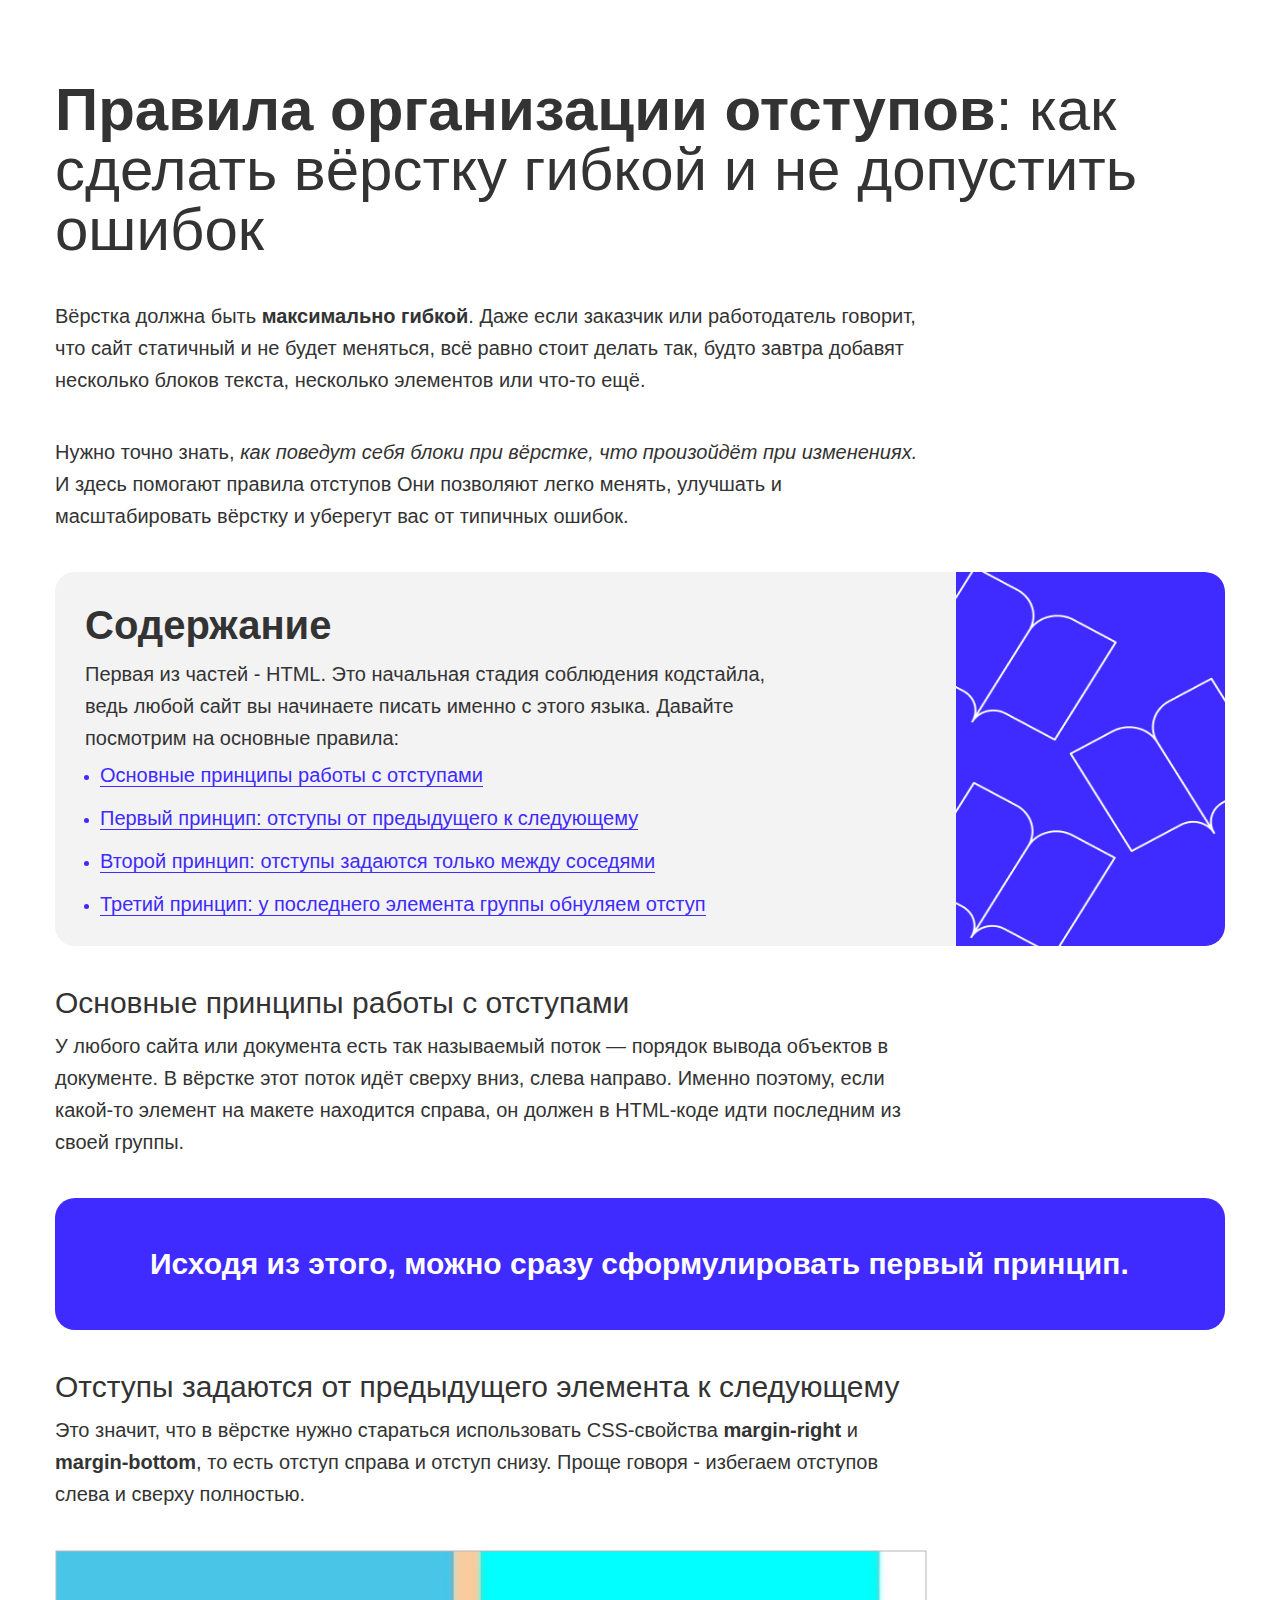
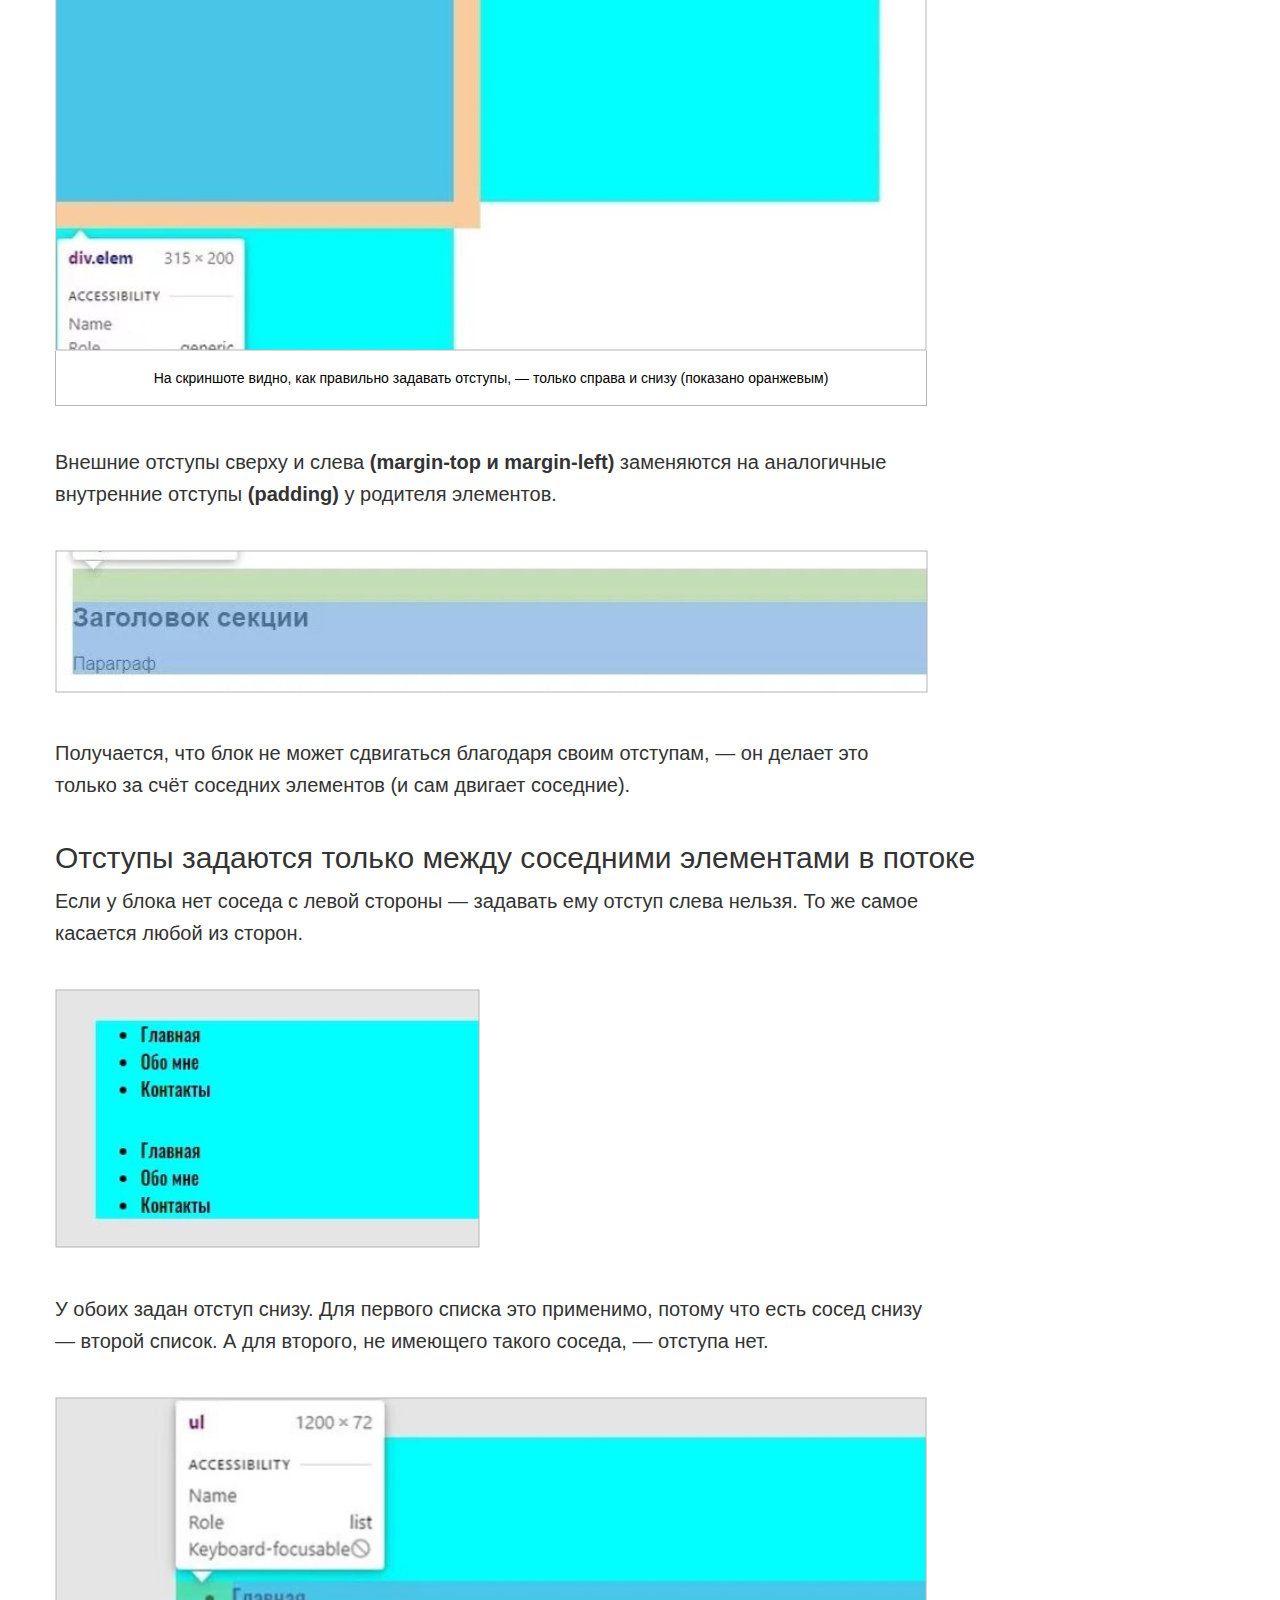
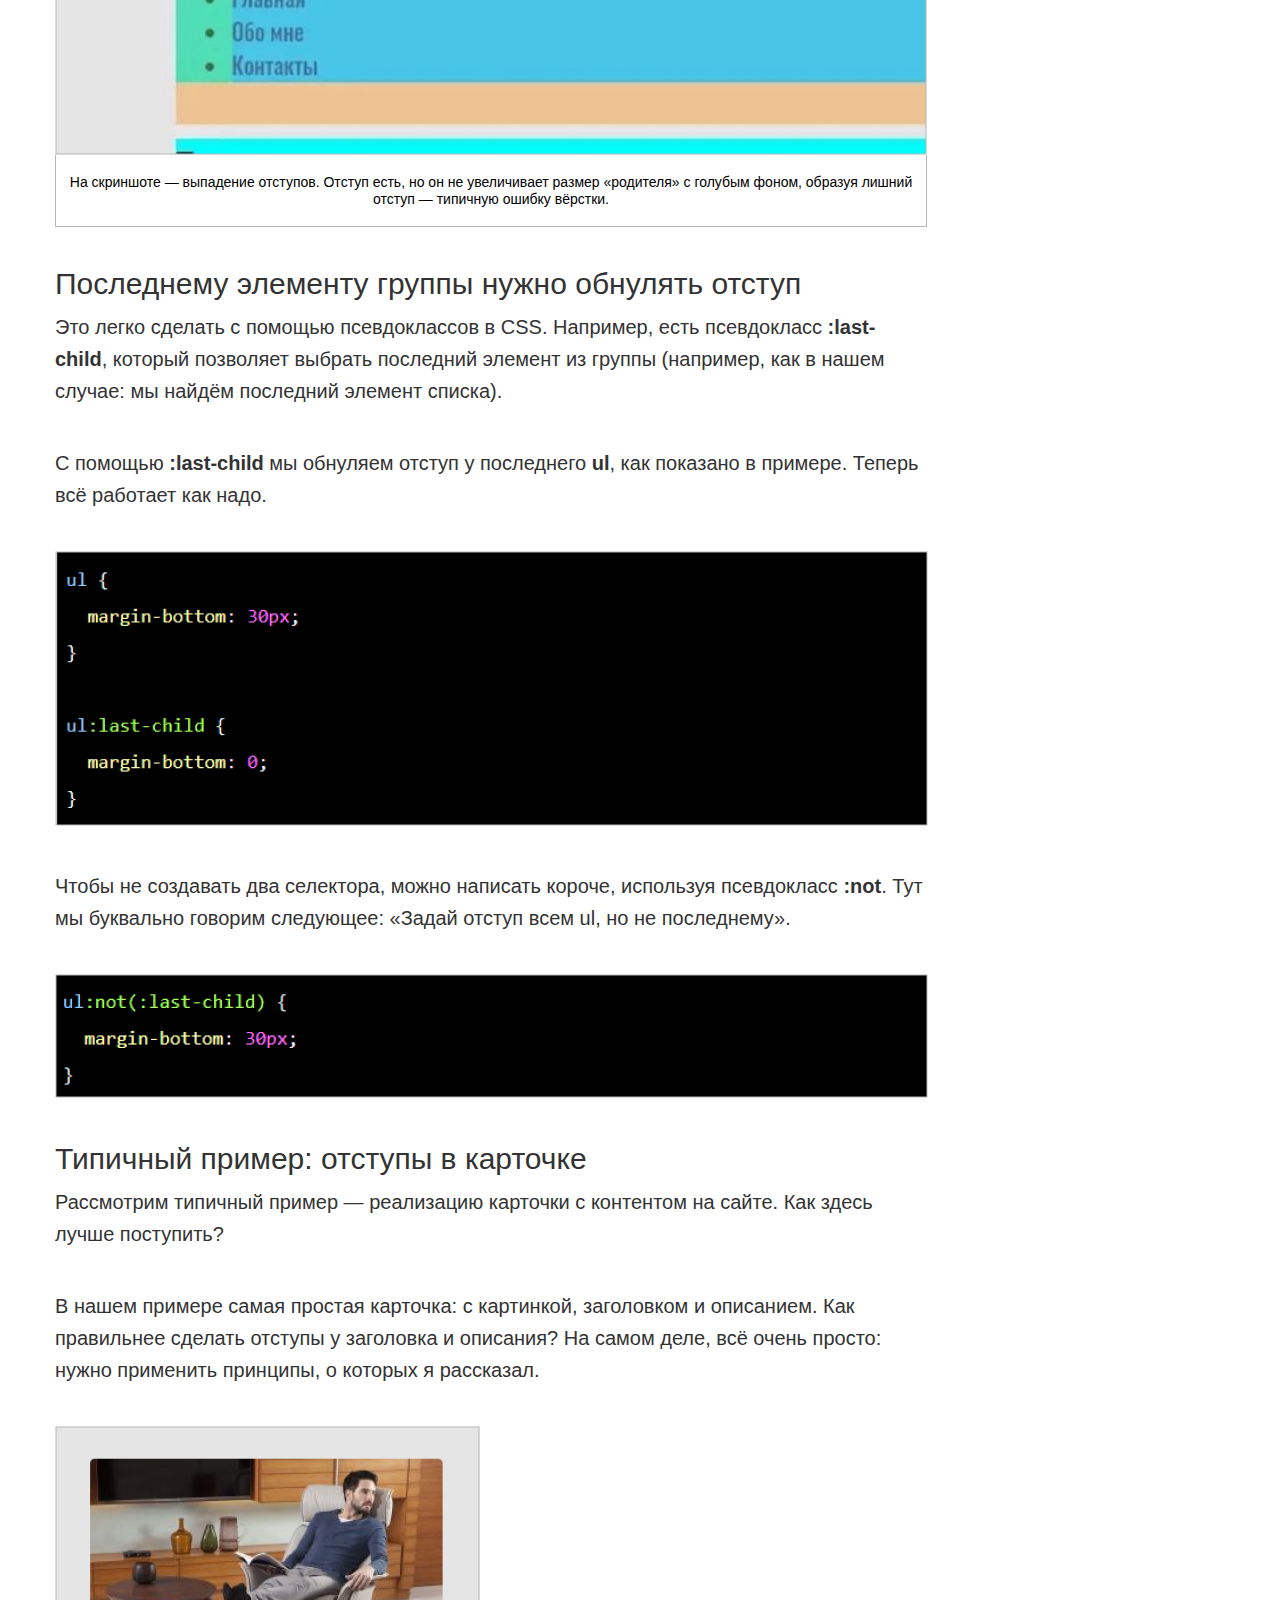
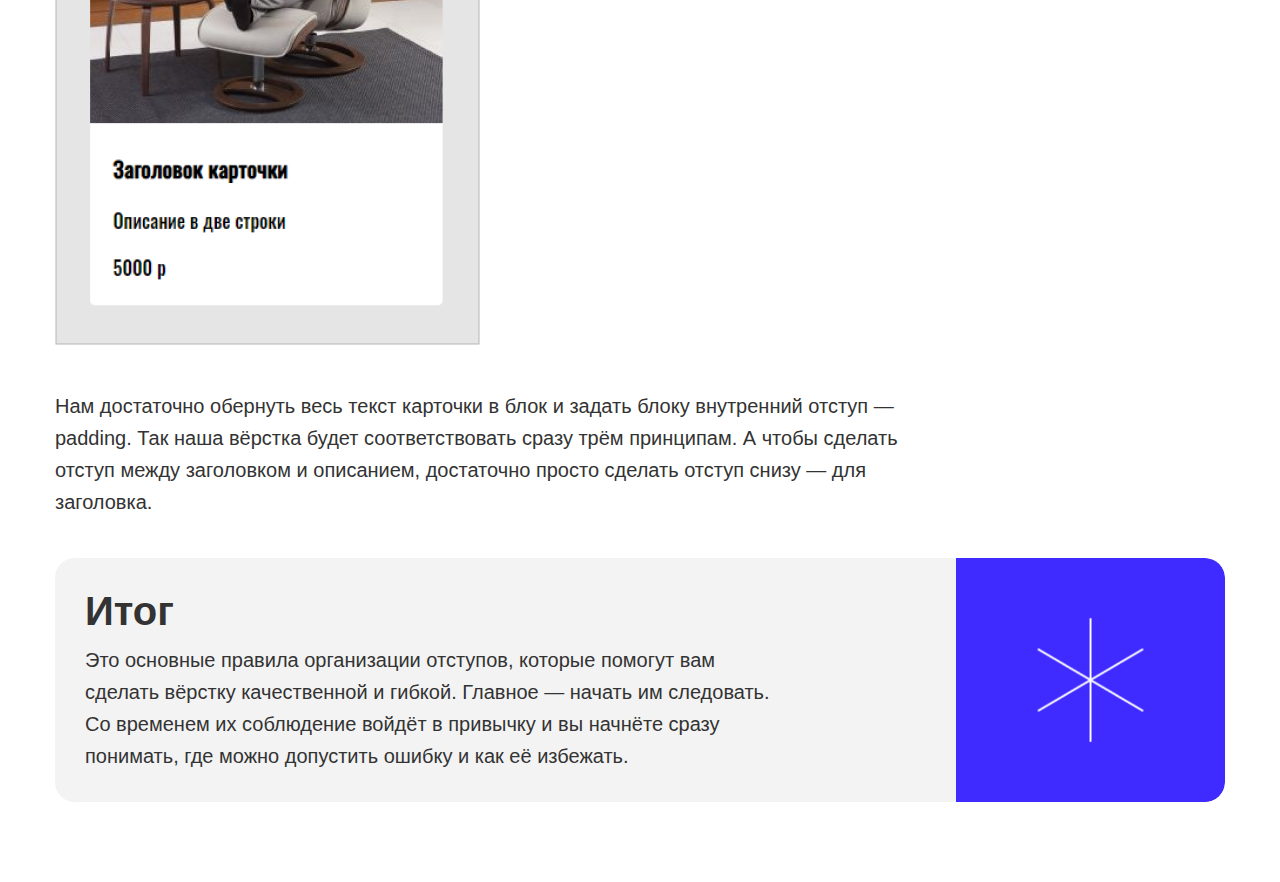
<file: Task4/4/article.html>
<!DOCTYPE html>
<html lang="ru">

<head>
  <meta charset="UTF-8">
  <meta name="viewport" content="width=device-width, initial-scale=1.0">
  <title>Title</title>
  <link rel="stylesheet" href="css/normalize.css">
  <link rel="stylesheet" href="css/style.css">
</head>

<body>
  <div class="container">
    <h1 class="heading">
      <strong>Правила организации отступов</strong>: как сделать вёрстку гибкой и не допустить ошибок
    </h1>
    <p class="text">
      Вёрстка должна быть <b>максимально гибкой</b>. Даже если заказчик или работодатель говорит, что сайт статичный и
      не
      будет меняться, всё равно стоит делать так, будто завтра добавят несколько блоков текста, несколько элементов или
      что-то ещё.
    </p>
    <p class="text">
      Нужно точно знать, <em> как поведут себя блоки при вёрстке, что произойдёт при изменениях.</em> И здесь помогают
      правила отступов Они позволяют легко менять, улучшать и масштабировать вёрстку и уберегут вас от типичных ошибок.
    </p>

    <div class="special-container contents">
      <h2 class="title">Содержание</h2>
      <p class="text">
        Первая из частей - HTML. Это начальная стадия соблюдения кодстайла, ведь любой сайт вы начинаете писать именно с
        этого языка. Давайте посмотрим на основные правила:
      </p>
      <ul class="list">
        <li class="list-item">
          <a class="link" href="#chapter1">Основные принципы работы с отступами</a>
        </li>
        <li class="list-item">
          <a class="link" href="#chapter2">Первый принцип: отступы от предыдущего к следующему</a>
        </li>
        <li class="list-item">
          <a class="link" href="#chapter3">Второй принцип: отступы задаются только между соседями</a>
        </li>
        <li class="list-item">
          <a class="link" href="#chapter4">Третий принцип: у последнего элемента группы обнуляем отступ</a>
        </li>
      </ul>
    </div>

    <div id="chapter1">
      <h3 class="subtitle">Основные принципы работы с отступами</h3>
      <p class="text">
        У любого сайта или документа есть так называемый поток — порядок вывода объектов в документе. В вёрстке этот
        поток
        идёт сверху вниз, слева направо. Именно поэтому, если какой-то элемент на макете находится справа, он должен в
        HTML-коде идти последним из своей группы.
      </p>
      <p class="text important-text">
        Исходя из этого, можно сразу сформулировать первый принцип.
      </p>
    </div>

    <div id="chapter2">
      <h3 class="subtitle">Отступы задаются от предыдущего элемента к следующему</h3>
      <p class="text">
        Это значит, что в вёрстке нужно стараться использовать CSS-свойства <b>margin-right</b> и <b>margin-bottom</b>,
        то
        есть отступ справа и отступ снизу. Проще говоря - избегаем отступов слева и сверху полностью.
      </p>
      <figure class="figure">
        <img class="figure-img" src="img/1.jpg"
          alt="На скриншоте видно, как правильно задавать отступы, — только справа и снизу (показано оранжевым)">
        <figcaption class="figure-caption">
          На скриншоте видно, как правильно задавать отступы, — только справа и снизу (показано оранжевым)
        </figcaption>
      </figure>
      <p class="text">
        Внешние отступы сверху и слева <b>(margin-top и margin-left)</b> заменяются на аналогичные внутренние отступы
        <b>(padding)</b> у родителя элементов.
      </p>
      <img class="img" src="img/2.jpg" alt="Пример сдвига блока благодаря отступам соседнего элемента страницы">
      <p class="text">
        Получается, что блок не может сдвигаться благодаря своим отступам, — он
        делает это только за счёт соседних элементов (и сам двигает соседние).
      </p>
    </div>

    <div id="chapter3">
      <h3 class="subtitle">Отступы задаются только между соседними элементами в потоке</h3>
      <p class="text">
        Если у блока нет соседа с левой стороны — задавать ему отступ слева
        нельзя. То же самое касается любой из сторон.
      </p>
      <img class="img" src="img/3.jpg" alt="Блок со списком без соседа с левой стороны">
      <p class="text">
        У обоих задан отступ снизу. Для первого списка это применимо, потому что
        есть сосед снизу — второй список. А для второго, не имеющего такого
        соседа, — отступа нет.
      </p>
      <figure class="figure">
        <img class="figure-img" src="img/4.jpg"
          alt="На скриншоте — выпадение отступов. Отступ есть, но он не увеличивает размер «родителя» с голубым фоном, образуя лишний отступ — типичную ошибку вёрстки.">
        <figcaption class="figure-caption">
          На скриншоте — выпадение отступов. Отступ есть, но он не увеличивает размер «родителя» с голубым фоном,
          образуя
          лишний отступ — типичную ошибку вёрстки.
        </figcaption>
      </figure>
    </div>

    <div id="chapter4">
      <h3 class="subtitle">Последнему элементу группы нужно обнулять отступ</h3>
      <p class="text">
        Это легко сделать с помощью псевдоклассов в CSS. Например, есть псевдокласс <strong>:last-child</strong>,
        который
        позволяет выбрать последний элемент из группы (например, как в нашем случае: мы найдём последний элемент
        списка).
      </p>
      <p class="text">
        С помощью <b>:last-child</b> мы обнуляем отступ у последнего <b>ul</b>,
        как показано в примере. Теперь всё работает как надо.
      </p>
      <img class="img" src="img/5.jpg" alt="Пример использования псевдокласса last-child">
      <p class="text">
        Чтобы не создавать два селектора, можно написать короче, используя псевдокласс <strong>:not</strong>. Тут мы
        буквально говорим следующее: «Задай отступ всем ul, но не последнему».
      </p>
      <img class="img" src="img/6.jpg" alt="Пример использования псевдокласса not">
    </div>

    <h3 class="subtitle">Типичный пример: отступы в карточке</h3>
    <p class="text">
      Рассмотрим типичный пример — реализацию карточки с контентом на сайте. Как
      здесь лучше поступить?
    </p>
    <p class="text">
      В нашем примере самая простая карточка: с картинкой, заголовком и
      описанием. Как правильнее сделать отступы у заголовка и описания? На самом
      деле, всё очень просто: нужно применить принципы, о которых я рассказал.
    </p>
    <img class="img" src="img/7.jpg" alt="Пример карточки: с картинкой, заголовком и описанием.">
    <p class="text">
      Нам достаточно обернуть весь текст карточки в блок и задать блоку
      внутренний отступ — padding. Так наша вёрстка будет соответствовать сразу
      трём принципам. А чтобы сделать отступ между заголовком и описанием,
      достаточно просто сделать отступ снизу — для заголовка.
    </p>

    <div class="special-container result">
      <h2 class="title">Итог</h2>
      <p class="text">
        Это основные правила организации отступов, которые помогут вам сделать
        вёрстку качественной и гибкой. Главное — начать им следовать. Со временем
        их соблюдение войдёт в привычку и вы начнёте сразу понимать, где можно
        допустить ошибку и как её избежать.
      </p>
    </div>
  </div>
</body>

</html>
</file>
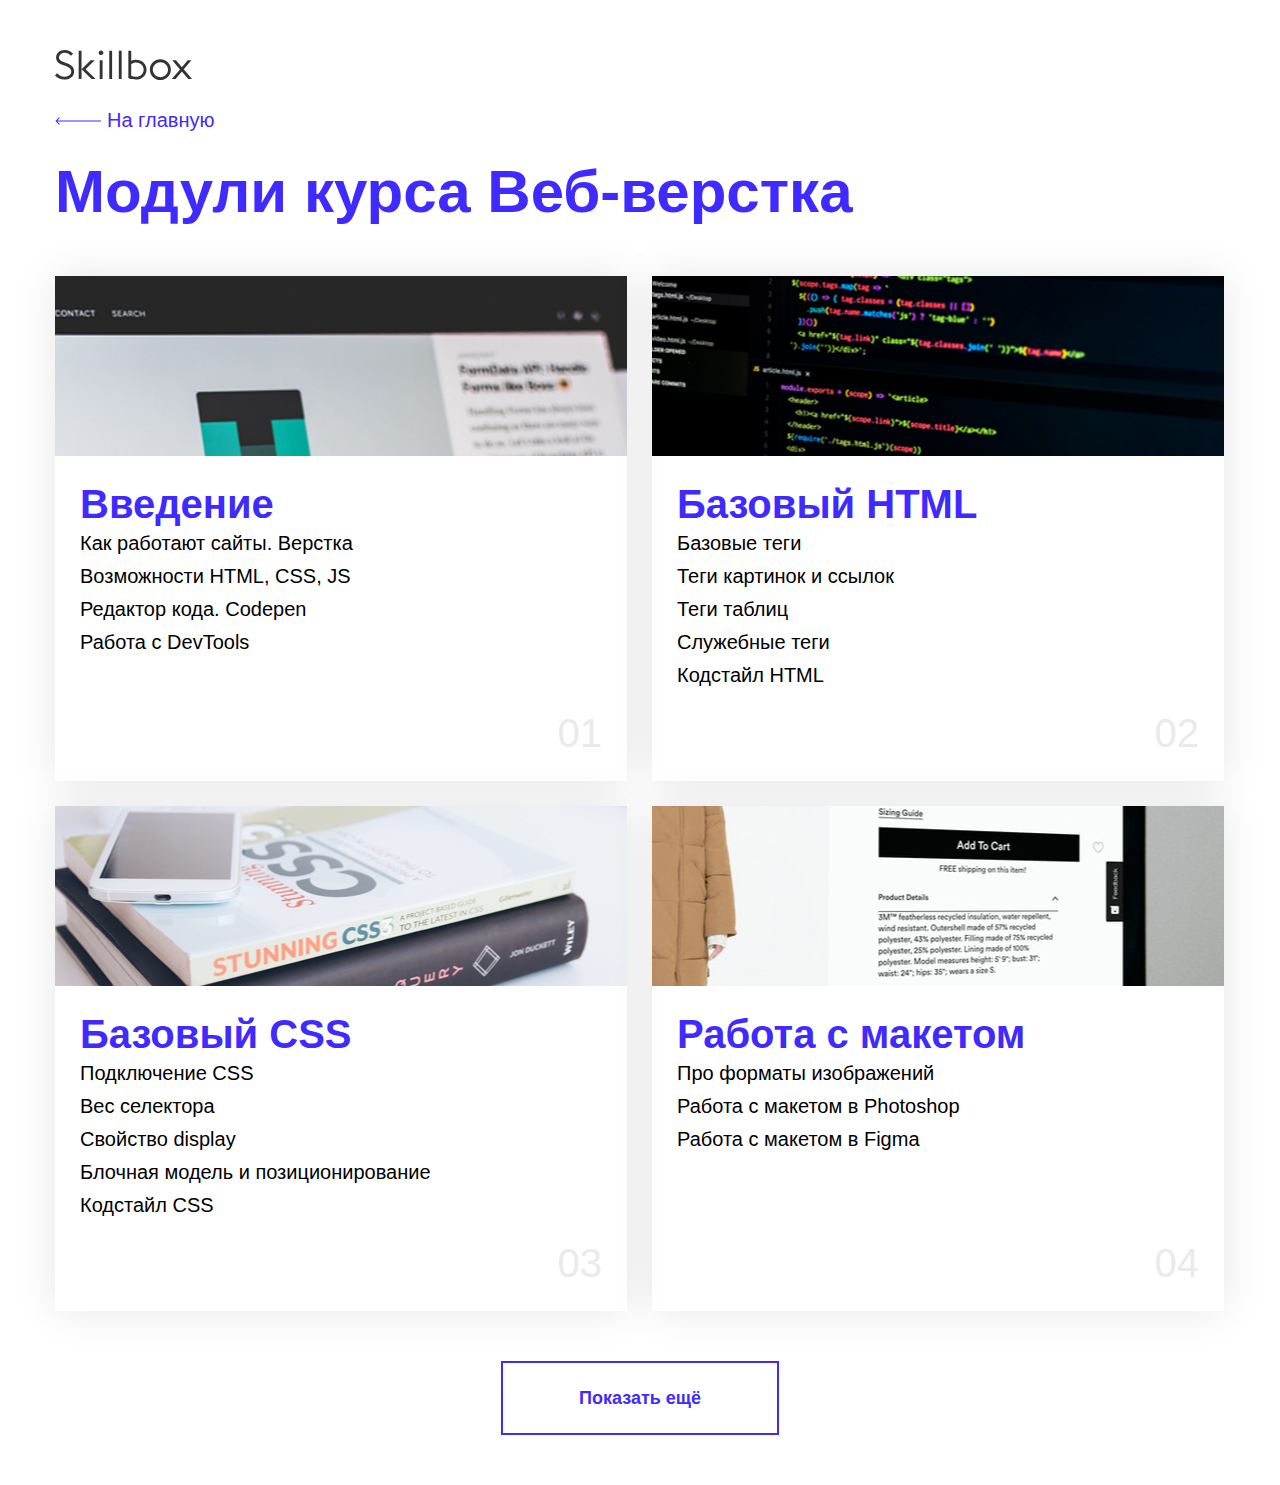
<file: Task5/5/modules.html>
<!DOCTYPE html>
<html lang="ru">

<head>
  <meta charset="UTF-8">
  <meta name="viewport" content="width = device-width, initial-scale = 1.0">
  <title>Title</title>
  <link rel="stylesheet" href="css/normalize.css">
  <link rel="stylesheet" href="css/style.css">
</head>

<body>
  <div class="modules-main-container">
    <a class="mini-logo" href="https://skillbox.ru" target="_blank"><img src="img/logo-dark.svg" alt=""></a>
    <a class="main-link" href="index.html">На главную</a>
    <h1 class="main-title">Модули курса Веб-верстка</h1>
    <ul class="module-container-list">
      <li class="module-container module1">
        <div class="description-container">
          <h2 class="module-title">Введение</h2>
          <ul class="module-list">
            <li class="module-list-item">Как работают сайты. Верстка</li>
            <li class="module-list-item">Возможности HTML, CSS, JS</li>
            <li class="module-list-item">Редактор кода. Codepen</li>
            <li class="module-list-item">Работа с DevTools</li>
          </ul>
        </div>
        <span class="module-number">01</span>
      </li>
      <li class="module-container module2">
        <div class="description-container">
          <h2 class="module-title">Базовый HTML</h2>
          <ul class="module-list">
            <li class="module-list-item">Базовые теги</li>
            <li class="module-list-item">Теги картинок и ссылок</li>
            <li class="module-list-item">Теги таблиц</li>
            <li class="module-list-item">Служебные теги</li>
            <li class="module-list-item">Кодстайл HTML</li>
          </ul>
        </div>
        <span class="module-number">02</span>
      </li>
      <li class="module-container module3">
        <div class="description-container">
          <h2 class="module-title">Базовый CSS</h2>
          <ul class="module-list">
            <li class="module-list-item">Подключение CSS</li>
            <li class="module-list-item">Вес селектора</li>
            <li class="module-list-item">Свойство display</li>
            <li class="module-list-item">Блочная модель и позиционирование</li>
            <li class="module-list-item">Кодстайл CSS</li>
          </ul>
        </div>
        <span class="module-number">03</span>
      </li>
      <li class="module-container module4">
        <div class="description-container">
          <h2 class="module-title">Работа с макетом</h2>
          <ul class="module-list">
            <li class="module-list-item">Про форматы изображений</li>
            <li class="module-list-item">Работа с макетом в Photoshop</li>
            <li class="module-list-item">Работа с макетом в Figma</li>
          </ul>
        </div>
        <span class="module-number">04</span>
      </li>
    </ul>
    <button class="button">Показать ещё</button>
  </div>
</body>

</html>
</file>
<file: Task3/3/css/style.css>
html {
  box-sizing: border-box;
}

*,
*::before,
*::after {
  box-sizing: inherit;
}

a {
  color: inherit;
  text-decoration: none;
}

img {
  max-width: 100%;
}

body {
  font-family: 'font', sans-serif;
}

.main-content {
  display: flex;
  flex-direction: column;
  align-items: center;
  justify-content: center;
  min-height: 100vh;
  color: #fff;
  background-color: #070217;
}

.logo {
  display: inline-block;
  margin-bottom: 50px;
}

.nav-section {
  display: inline-block;
  margin-bottom: 50px;
}

.nav-link {
  display: inline-block;
  padding: 24px 49px;
}

.nav-link:not(:last-child) {
  margin-right: 25px;
}

/* Article Styles */
/* ------------------ */

.container {
  margin: 0 auto;
  padding: 80px 0;
  width: 1170px;
}

.heading {
  margin: 0 0 40px;
}

.text {
  margin: 0 0 40px;
  width: 872px;
}

.special-container {
  border-radius: 20px;
  padding: 30px;
  background-color: #f3f3f3;
}

.special-container:not(:last-child) {
  margin-bottom: 40px;
}

.special-container .text {
  width: 692px;
  margin: 0;
}

.special-container .text:not(:last-child) {
  margin: 0 0 10px;
}

.title {
  margin: 0 0 10px;
}

.subtitle {
  margin: 0 0 10px;
}

.list {
  margin: 0;
  padding-left: 15px;
}

.list-item:not(:last-child) {
  margin-bottom: 20px;
}

.img {
  margin-bottom: 40px;
}

.figure {
  display: inline-block;
  margin: 0 0 40px;
  width: 872px;
}
</file>
<file: Task4/4/css/style.css>
html {
  box-sizing: border-box;
}

*,
*::before,
*::after {
  box-sizing: inherit;
}

a {
  color: inherit;
  text-decoration: none;
}

img {
  max-width: 100%;
}

body {
  font-family: Arial, Verdana, sans-serif;
}

.main-content {
  display: flex;
  flex-direction: column;
  align-items: center;
  justify-content: center;
  min-height: 100vh;
  color: #fff;
  background-color: #070217;
}

.logo {
  display: inline-block;
  margin-bottom: 50px;
}

.nav-section {
  display: inline-block;
  margin-bottom: 50px;
}

.nav-link {
  display: inline-block;
  padding: 24px 49px;
  font-weight: 700;
  font-size: 18px;
  background-color: #3f2aff;
}

.nav-link:not(:last-child) {
  margin-right: 25px;
}

.download-link {
  padding-left: 30px;
  font-weight: 700;
  font-size: 18px;
  color: #3f2aff;
  background-image: url(../img/download.png);
  background-repeat: no-repeat;
  background-position: left center;
}

/* Article Styles */
/* ------------------ */

.container {
  margin: 0 auto;
  padding: 80px 0;
  width: 1170px;
}

.heading {
  margin: 0 0 40px;
  font-weight: 400;
  font-size: 60px;
  line-height: 60px;
  color: #333;
}

.text {
  margin: 0 0 40px;
  width: 872px;
  font-weight: 400;
  font-size: 20px;
  line-height: 32px;
  color: #333;
}

.important-text {
  border-radius: 20px;
  padding: 50px 95px;
  width: 100%;
  font-weight: 700;
  font-size: 30px;
  color: #fff;
  background-color: #3f2aff;
}

.special-container {
  border-radius: 20px;
  padding: 30px;
  background-color: #f3f3f3;
  background-repeat: no-repeat;
  background-position: right center;
  background-size: 23% 100%;
}

.contents {
  background-image: url(../img/decorate-1.png);
}

.result {
  background-image: url(../img/decorate-2.png);
}

.special-container:not(:last-child) {
  margin-bottom: 40px;
}

.special-container .text {
  width: 692px;
  margin: 0;
}

.special-container .text:not(:last-child) {
  margin: 0 0 10px;
}

.title {
  margin: 0 0 10px;
  font-size: 40px;
  line-height: 46px;
  color: #333;
}

.subtitle {
  margin: 0 0 10px;
  font-weight: 400;
  font-size: 30px;
  line-height: 34px;
  color: #333;
}

.list {
  margin: 0;
  padding-left: 15px;
}

.list-item:not(:last-child) {
  margin-bottom: 20px;
}

.list-item::marker {
  color: #3f2aff;
}

.link {
  border-bottom: 1px solid #3f2aff;
  font-size: 20px;
  color: #3f2aff;
}

.img {
  margin-bottom: 40px;
}

.figure {
  display: inline-block;
  margin: 0 0 40px;
  width: 872px;
  font-size: 0;
}

.figure-caption {
  border: 1px solid #b6b6b6;
  border-top: none;
  padding: 19px 0;
  font-weight: 400;
  font-size: 14px;
  text-align: center;
}
</file>
<file: Task5/5/css/style.css>
html {
  box-sizing: border-box;
}

*,
*::before,
*::after {
  box-sizing: inherit;
}

a {
  color: inherit;
  text-decoration: none;
}

img {
  max-width: 100%;
}

body {
  font-family: Arial, Verdana, sans-serif;
}

.main-content {
  display: flex;
  flex-direction: column;
  align-items: center;
  justify-content: center;
  min-height: 100vh;
  color: #fff;
  background-color: #070217;
}

.logo {
  display: inline-block;
  margin-bottom: 50px;
}

.nav-section {
  display: inline-block;
  margin-bottom: 50px;
}

.nav-link {
  display: inline-block;
  padding: 24px 49px;
  font-weight: 700;
  font-size: 18px;
  background-color: #3f2aff;
}

.nav-link:not(:last-child) {
  margin-right: 25px;
}

.download-link {
  padding-left: 30px;
  font-weight: 700;
  font-size: 18px;
  color: #3f2aff;
  background-image: url(../img/download.png);
  background-repeat: no-repeat;
  background-position: left center;
}

/* Article Styles */
/* ------------------ */

.container {
  margin: 0 auto;
  padding: 80px 0;
  width: 1170px;
}

.heading {
  margin: 0;
  margin-bottom: 40px;
  font-weight: 400;
  font-size: 60px;
  line-height: 60px;
  color: #333;
}

.text {
  margin: 0;
  margin-bottom: 40px;
  width: 872px;
  font-weight: 400;
  font-size: 20px;
  line-height: 32px;
  color: #333;
}

.important-text {
  border-radius: 20px;
  padding: 50px 95px;
  width: 100%;
  font-weight: 700;
  font-size: 30px;
  color: #fff;
  background-color: #3f2aff;
}

.special-container {
  border-radius: 20px;
  padding: 30px;
  background-color: #f3f3f3;
  background-repeat: no-repeat;
  background-position: right center;
  background-size: 23% 100%;
}

.contents {
  background-image: url(../img/decorate-1.png);
}

.result {
  background-image: url(../img/decorate-2.png);
}

.special-container:not(:last-child) {
  margin-bottom: 40px;
}

.special-container .text {
  width: 692px;
  margin: 0;
}

.special-container .text:not(:last-child) {
  margin: 0;
  margin-bottom: 10px;
}

.title {
  margin: 0;
  margin-bottom: 10px;
  font-size: 40px;
  line-height: 46px;
  color: #333;
}

.subtitle {
  margin: 0;
  margin-bottom: 10px;
  font-weight: 400;
  font-size: 30px;
  line-height: 34px;
  color: #333;
}

.list {
  margin: 0;
  padding-left: 15px;
}

.list-item:not(:last-child) {
  margin-bottom: 20px;
}

.list-item::marker {
  color: #3f2aff;
}

.link {
  border-bottom: 1px solid #3f2aff;
  font-size: 20px;
  color: #3f2aff;
}

.img {
  margin-bottom: 40px;
}

.figure {
  display: inline-block;
  margin: 0;
  margin-bottom: 40px;
  width: 872px;
  font-size: 0;
}

.figure-caption {
  border: 1px solid #b6b6b6;
  border-top: none;
  padding: 19px 0;
  font-weight: 400;
  font-size: 14px;
  text-align: center;
}

.modules-main-container {
  width: 1200px;
  margin: 0 auto;
  padding: 50px 15px;
}

.mini-logo {
  display: block;
  margin: 0;
  margin-bottom: 25px;
  /* width: 137px;
  height: 30px; */
}

.main-link {
  display: block;
  padding: 0 52px;
  margin-bottom: 25px;
  background-image: url(../img/Arrow.svg);
  background-repeat: no-repeat;
  background-position: left center;
  font-weight: 400;
  font-size: 20px;
  line-height: 23px;
  color: #3f2aff;
}

.main-title {
  margin: 0;
  margin-bottom: 50px;
  font-weight: 700;
  font-size: 60px;
  line-height: 69px;
  color: #3f2aff;
}

.module-container-list {
  display: flex;
  width: 100%;
  flex-direction: row;
  flex-wrap: wrap;
  padding: 0;
  margin: 0;
  margin-bottom: 25px;
  font-size: 0;
}

.module-container {
  position: relative;
  display: inline-block;
  margin-bottom: 25px;
  padding: 205px 25px 25px;
  width: 572px;
  min-height: 505px;
  box-shadow: 0px 0px 40px rgba(0, 0, 0, 0.1);
  background-size: 572px 180px;
  background-repeat: no-repeat;
  background-position: top;
}

.module-container:nth-child(odd) {
  margin-right: 25px;
}

.module1 {
  background-image: url(../img/img-module1.jpg);
}

.module2 {
  background-image: url(../img/img-module2.jpg);
}

.module3 {
  background-image: url(../img/img-module3.jpg);
}

.module4 {
  background-image: url(../img/img-module4.jpg);
}

.module-title {
  margin: 0;
  font-weight: 700;
  font-size: 40px;
  line-height: 46px;
  color: #3f2aff;
}

.module-list {
  padding: 0;
  list-style-type: none;
  font-weight: 400;
  font-size: 20px;
  line-height: 33px;
}

.module-number {
  position: absolute;
  bottom: 25px;
  right: 25px;
  margin: 0;
  font-weight: 400;
  font-size: 40px;
  line-height: 46px;
  color: #eaeaea;
}

.button {
  display: block;
  width: 278px;
  padding: 25px 76px;
  margin: 0 auto;
  border: 2px solid #3f2aff;
  font-weight: 700;
  font-size: 18px;
  line-height: 20px;
  background-color: transparent;
  color: #3f2aff;
  text-align: center;
}
</file>
